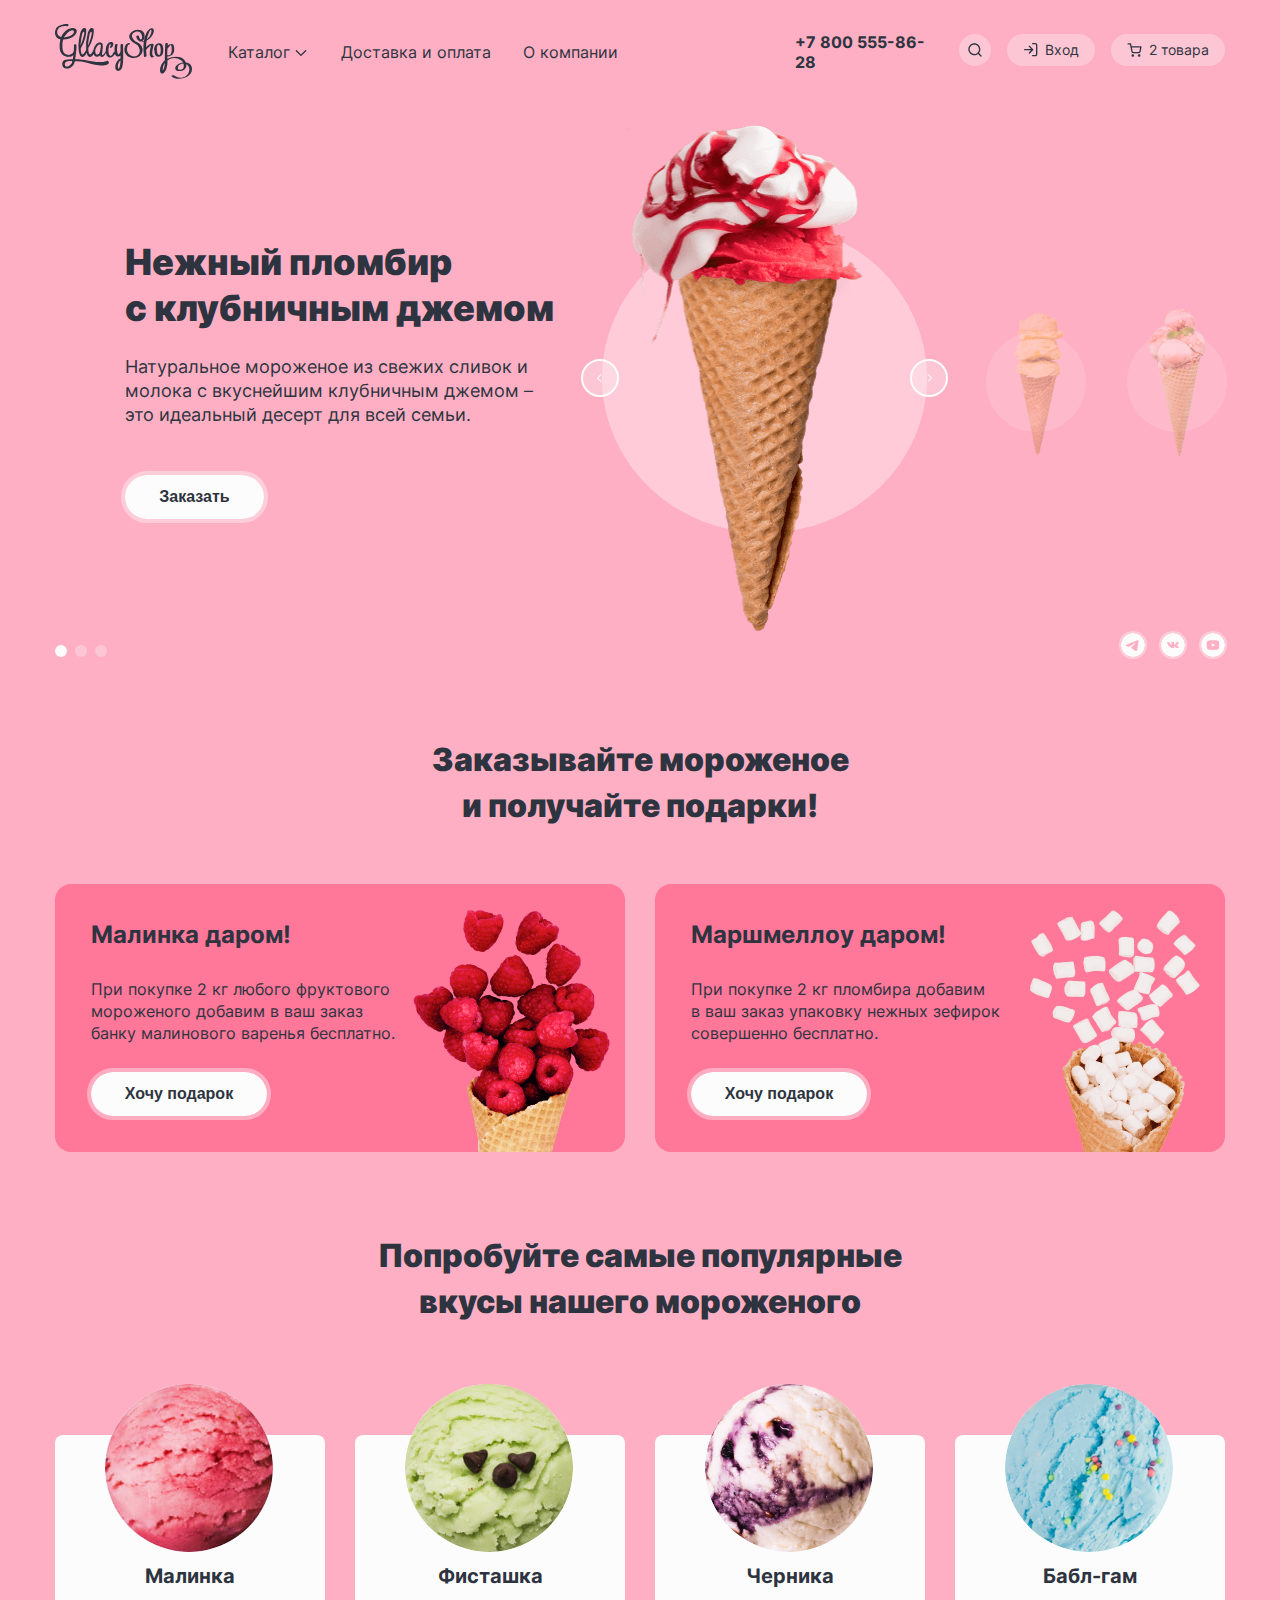
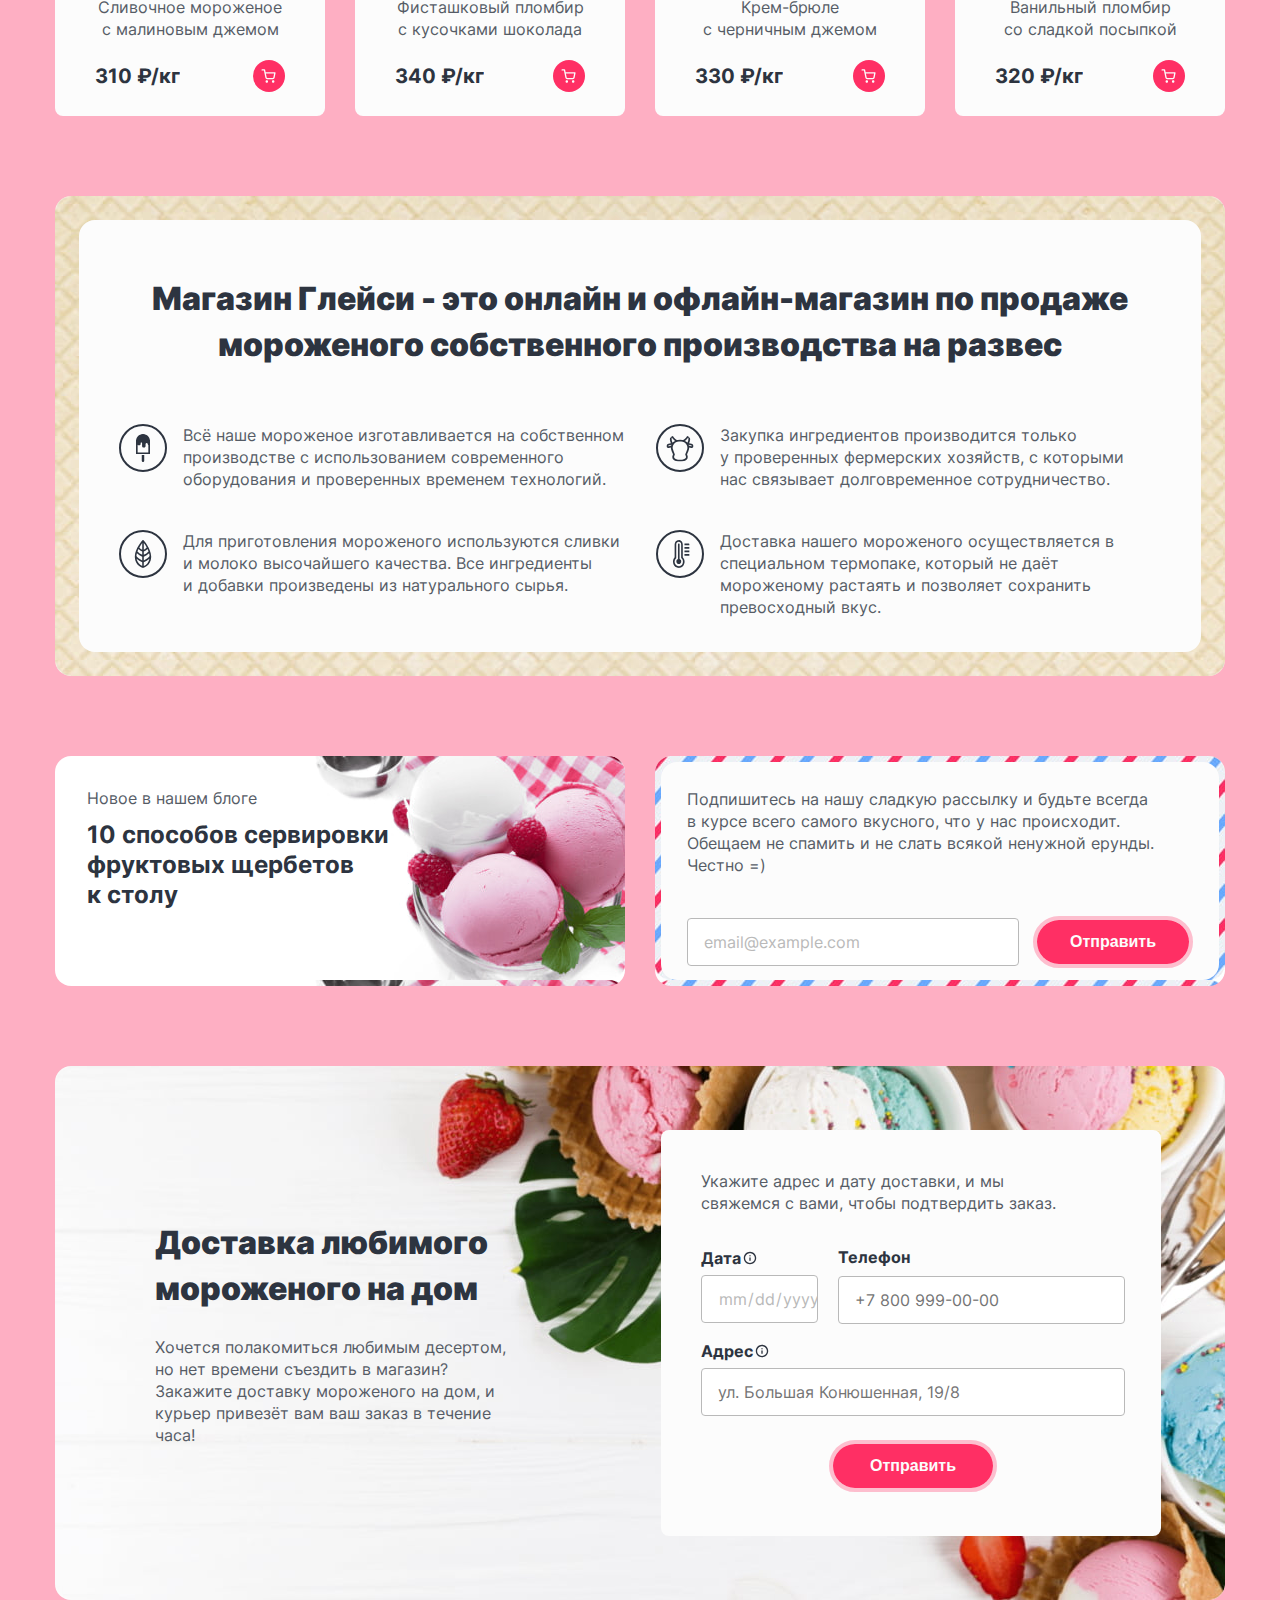
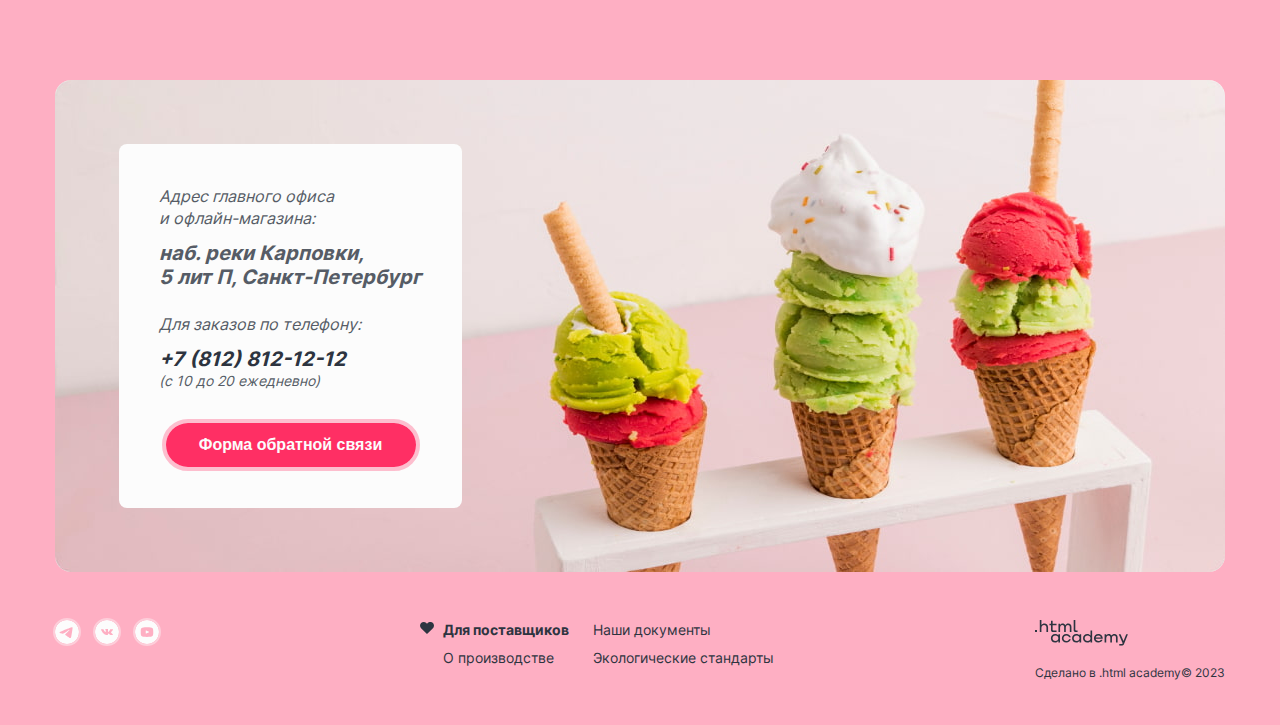
<file: index.html>
<!DOCTYPE html>
<html lang="ru">

  <head>
    <meta charset="utf-8">
    <link rel="stylesheet" href="styles/styles.css">
    <title>Магазин мороженого Глейси</title>
    <link rel="icon" href="favicon.ico">
    <link rel="icon" type="image/png" sizes="32x32" href="images/favicon.png">
  </head>

  <body>
    <div class="block-center">
      <header>
        <nav class="navigation block-left">
          <div class="block-display">
            <h1 class="visually-hidden">Глейси - магазин по продаже мороженого собственного производствас</h1>
            <a class="navigation-logo" href="index.html">
              <img class="logo" src="images/logo.svg" width="137" height="55" alt="Логотип магазина Глейси.">
            </a>
            <ul class="navigation-list">
              <li class="navigation-item dropdown">
                <a class="navigation-link navigation-item__catalog" href="catalog.html">Каталог</a>
                <div class="dropdown-content">
                  <a class="dropdown-content__first" href="#">Новинки</a>
                  <div class="dropdown-content__decoration"></div>
                  <a href="#">Сливочное</a>
                  <a href="#">Щербеты</a>
                  <a href="#">Фруктовый лед</a>
                  <a href="#">Мелорин</a>
                </div>
              </li>
              <li class="navigation-item">
                <a class="navigation-link navigation-link-condition" href="#">Доставка и оплата</a>
              </li>
              <li class="navigation-item">
                <a class="navigation-link navigation-link-condition" href="#">О компании</a>
              </li>
            </ul>
          </div>
          <div class="block-display">
            <a class="phone-header" href="tel:+78005558628">+7 800 555-86-28</a>
            <ul class="navigation-list navigation-user">
              <li class="navigation-item">
                <a class="navigation-link navigation-user__link navigation-user__search" href="#">
                  <svg class="navigation-icon" xmlns="http://www.w3.org/2000/svg" width="16" height="16"
                    aria-hidden="true" focusable="false">
                    <path fill="currentColor" fill-rule="evenodd"
                      d="M2.66329 7.33008c0-2.57733 2.08934-4.66667 4.66667-4.66667s4.66664 2.08934 4.66664 4.66667c0 1.25727-.4972 2.39842-1.3057 3.23752a.67092.67092 0 0 0-.1234.1235c-.83915.8085-1.98028 1.3056-3.23754 1.3056-2.57733 0-4.66667-2.08929-4.66667-4.66662ZM11.0751 12.018c-1.0265.8211-2.32848 1.3121-3.74514 1.3121-3.31371 0-6-2.6863-6-6.00002 0-3.31371 2.68629-6 6-6 3.31374 0 6.00004 2.68629 6.00004 6 0 1.41668-.491 2.71872-1.3121 3.74512l2.4501 2.4501c.2604.2604.2604.6825 0 .9429-.2603.2603-.6825.2603-.9428 0l-2.4501-2.4502Z"
                      clip-rule="evenodd" />
                  </svg>
                  <span class="visually-hidden">Поиск</span>
                </a>
                <div class="popover popover-search">
                  <input class="popover-input popover-search__input" type="text" placeholder="Поиск по сайту"
                    id="search">
                </div>
              </li>
              <li class="navigation-item">
                <a class="navigation-link navigation-link-login navigation-user__link" href="#">
                  <svg class="navigation-icon" xmlns="http://www.w3.org/2000/svg" width="16" height="16"
                    aria-hidden="true" focusable="false">
                    <path fill="currentColor" fill-rule="evenodd"
                      d="M9 1.66667C9 1.29848 9.29848 1 9.66667 1h2.66663a1.9997 1.9997 0 0 1 1.4142.58579A1.9999 1.9999 0 0 1 14.3333 3v9.3333c0 .5305-.2107 1.0392-.5858 1.4142-.375.3751-.8837.5858-1.4142.5858H9.66667c-.36819 0-.66667-.2984-.66667-.6666 0-.3682.29848-.6667.66667-.6667h2.66663c.1768 0 .3464-.0702.4714-.1953A.66635.66635 0 0 0 13 12.3333V3a.66637.66637 0 0 0-.1953-.4714.66662.66662 0 0 0-.4714-.19527H9.66667C9.29848 2.33333 9 2.03486 9 1.66667ZM5.86189 3.86193c.26035-.26035.68246-.26035.94281 0l3.3291 3.3291a.6892.6892 0 0 1 .0486.05313.6624.6624 0 0 1 .0804.12379c.0451.08986.0705.19132.0705.29872 0 .10862-.0259.21118-.072.30179a.6671.6671 0 0 1-.0737.11432.66753.66753 0 0 1-.0541.05978L6.8047 11.4714c-.26035.2604-.68246.2604-.94281 0-.26035-.2603-.26035-.6825 0-.9428l2.19526-2.19527H1.66667C1.29848 8.33333 1 8.03486 1 7.66667S1.29848 7 1.66667 7h6.39048L5.86189 4.80474c-.26035-.26035-.26035-.68246 0-.94281Z"
                      clip-rule="evenodd" />
                  </svg>
                  <span>Вход</span>
                </a>
                <div class="popover popover-entrance">
                  <div class="popover-content">
                    <h2 class="popover-title">Личный кабинет</h2>
                    <form class="auth-form" action="https://echo.htmlacademy.ru/" method="post">
                      <p class="field-group">
                        <label class="visually-hidden" for="auth-login">Логин</label>
                        <input class="auth-form-field field" type="text" id="auth-login" name="auth-login"
                          placeholder="email@example.com" required>
                      </p>
                      <p class="field-group">
                        <label class="visually-hidden" for="auth-password">Пароль</label>
                        <input class="auth-form-field field" type="password" id="auth-password" name="auth-password"
                          placeholder="Пароль" required>
                      </p>
                      <div class="popover-entrance__buttons-group">
                        <button class="button button-secondary auth-form-button" type="submit">Войти</button>
                        <p class="field-group auth-form-user">
                          <a class="auth-form-user__options" href="#">Забыли пароль?</a>
                          <a class="auth-form-user__options" href="#">Регистрация</a>
                        </p>
                      </div>
                    </form>
                  </div>
                </div>
              </li>
              <li class="navigation-item">
                <a class="navigation-link navigation-link-login navigation-user__link" href="#">
                  <svg class="navigation-icon" xmlns="http://www.w3.org/2000/svg" width="15" height="14"
                    aria-hidden="true" focusable="false">
                    <path fill="currentColor" fill-rule="evenodd"
                      d="M1.16667.25C.79847.25.5.54848.5.91667c0 .36819.29848.66666.66667.66666h1.77127l.46743 2.33539a.66396.66396 0 0 0 .01063.0531l.96738 4.83333.00012.00056a1.82553 1.82553 0 0 0 1.81833 1.46909h5.62067c.4259.0065.8408-.1361 1.1727-.40327a1.82587 1.82587 0 0 0 .6458-1.06638l.001-.00499.9271-4.86144a.6669.6669 0 0 0-.1412-.54985.66678.66678 0 0 0-.5137-.24171H4.61072L4.1381.78583C4.07574.47426 3.80215.25 3.4844.25H1.16667Zm4.52431 8.29444L4.87759 4.4805h8.23081l-.7756 4.06686a.4923.4923 0 0 1-.1737.28555.4923.4923 0 0 1-.3181.10871v-.00013H6.19614v-.00012l-.01277.00025a.49218.49218 0 0 1-.4922-.39622l-.00019-.00096ZM4.55739 12.5054c0-.6879.55771-1.2457 1.24568-1.2457.68798 0 1.24569.5578 1.24569 1.2457 0 .688-.55771 1.2457-1.24569 1.2457-.68797 0-1.24568-.5577-1.24568-1.2457Zm6.37331 0c0-.6879.5577-1.2457 1.2457-1.2457.688 0 1.2457.5578 1.2457 1.2457 0 .688-.5577 1.2457-1.2457 1.2457-.688 0-1.2457-.5577-1.2457-1.2457Z"
                      clip-rule="evenodd" />
                  </svg>
                  <span>2 товара</span>
                </a>
                <div class="popover popover-cart">
                  <div class="popover-content">
                    <h2 class="popover-title">Корзина</h2>
                    <ul>
                      <li class="cart-item">
                        <img class="cart-image" src="images/catalog/ice-cream-raspberry.jpg" width="46" height="46"
                          alt="Сливочное мороженое с малиновым джемом.">
                        <div class="cart-item__wrapper">
                          <p class="cart-item__title">Малинка</p>
                          <p class="cart-item__description">1 кг х 310 ₽</p>
                        </div>
                        <p class="cart-item__price">310 ₽</p>
                        <button class="cart-item-button" type="button">
                          <svg xmlns="http://www.w3.org/2000/svg" width="10" height="10" fill="none"
                            viewBox="0 0 10 10">
                            <path fill="#2D3440" fill-rule="evenodd"
                              d="M9.80303 1.13807c.26037-.26035.26037-.68246 0-.9428-.26035-.26036-.68246-.26036-.94281 0L4.99914 4.05632 1.13807.19526c-.26035-.26035-.68246-.26035-.9428 0-.26036.26035-.26036.68246 0 .94281l3.86106 3.86107L.19526 8.86022c-.26035.26035-.26035.68246 0 .94281.26035.26037.68246.26037.94281 0l3.86107-3.86108 3.86108 3.86108c.26035.26037.68246.26037.94281 0 .26037-.26035.26037-.68246 0-.94281L5.94195 4.99914l3.86108-3.86107Z"
                              clip-rule="evenodd" />
                          </svg>
                          <span class="visually-hidden">Удалить из корзины</span>
                        </button>
                      </li>
                      <li class="cart-item">
                        <img class="cart-image" src="images/catalog/ice-cream-bubblegum.jpg" width="46" height="46"
                          alt="Мороженное со вкусом жвачки.">
                        <div class="cart-item__wrapper">
                          <p class="cart-item__title">Бабл-гам</p>
                          <p class="cart-item__description">1,5 кг х 320 ₽</p>
                        </div>
                        <p class="cart-item__price">480 ₽</p>
                        <button class="cart-item-button" type="button">
                          <svg xmlns="http://www.w3.org/2000/svg" width="10" height="10" fill="none"
                            viewBox="0 0 10 10">
                            <path fill="#2D3440" fill-rule="evenodd"
                              d="M9.80303 1.13807c.26037-.26035.26037-.68246 0-.9428-.26035-.26036-.68246-.26036-.94281 0L4.99914 4.05632 1.13807.19526c-.26035-.26035-.68246-.26035-.9428 0-.26036.26035-.26036.68246 0 .94281l3.86106 3.86107L.19526 8.86022c-.26035.26035-.26035.68246 0 .94281.26035.26037.68246.26037.94281 0l3.86107-3.86108 3.86108 3.86108c.26035.26037.68246.26037.94281 0 .26037-.26035.26037-.68246 0-.94281L5.94195 4.99914l3.86108-3.86107Z"
                              clip-rule="evenodd" />
                          </svg>
                          <span class="visually-hidden">Удалить из корзины</span>
                        </button>
                      </li>
                      <li class="catalog__display popover-decorative">
                        <button class="popover-cart__button button-secondary button">Оформить заказ</button>
                        <p class="popover-cart__total">Итого: 790 ₽</p>
                      </li>
                    </ul>
                  </div>
                </div>
                <div class="popover popover-empty-cart">
                  <h3 class="popover-empty-cart__title">Ваша корзина пока пуста</h3>
                </div>
              </li>
            </ul>
          </div>
        </nav>
      </header>

      <main class="main-index">

        <section class="slider block-space">
          <div class="slider__slide-section">
            <div class="slider-section">
              <h2 class="slider-title">Нежный пломбир с&nbsp;клубничным джемом</h2>
              <p class="slider-item__description">
                Натуральное мороженое из свежих сливок и молока с вкуснейшим клубничным джемом – это идеальный десерт
                для всей семьи.</p>
              <button class="main-button button" type="button">Заказать</button>
            </div>
            <div class="slider__picture-section">
              <div class="slider-wrapper">
                <img class="slider-picture" src="images/banner-icecream-pink.png" width="327" height="507"
                  alt="Мороженое c клубничным джемом.">
                <div class="slider-controls">
                  <a class="slider-button button-forward">
                    <svg xmlns="http://www.w3.org/2000/svg" width="16" height="16" viewBox="0 0 16 16">
                      <path fill="currentColor" fill-rule="evenodd"
                        d="M7.13526 2.8647c-.25969-.2597-.68075-.2597-.94045 0-.2597.25969-.2597.68075 0 .94045l4.20129 4.20128-4.20133 4.20127c-.25969.2597-.25969.6808 0 .9405.2597.2597.68076.2597.94046 0l4.66867-4.66871c.001-.00094.0019-.00188.0029-.00283.2597-.2597.2597-.68075 0-.94045L7.13526 2.8647Z"
                        clip-rule="evenodd" />
                    </svg>
                  </a>
                  <a class="slider-button button-back">
                    <svg xmlns="http://www.w3.org/2000/svg" width="16" height="16" viewBox="0 0 16 16">
                      <path fill="currentColor" fill-rule="evenodd"
                        d="M7.13526 2.8647c-.25969-.2597-.68075-.2597-.94045 0-.2597.25969-.2597.68075 0 .94045l4.20129 4.20128-4.20133 4.20127c-.25969.2597-.25969.6808 0 .9405.2597.2597.68076.2597.94046 0l4.66867-4.66871c.001-.00094.0019-.00188.0029-.00283.2597-.2597.2597-.68075 0-.94045L7.13526 2.8647Z"
                        clip-rule="evenodd" />
                    </svg>
                  </a>
                </div>
              </div>
              <div class="slider-preview">
                <img class="slider-picture-preview slider2" src="images/slider-banana.png" width="100" height="150"
                  alt="Сливочное мороженое со вкусом банана.">
                <img class="slider-picture-preview slider3" src="images/slider-vanilla.png" width="100" height="150"
                  alt="Карамельный пломбир с маршмеллоу.">
              </div>
            </div>
          </div>
          <div class="slider__bottom-section">
            <ol class="pagination-section">
              <li class="pagination-button-current pagination-button">
                <a href="#"></a>
              </li>
              <li class="pagination-button">
                <a href="#"></a>
              </li>
              <li class="pagination-button">
                <a href="#"></a>
              </li>
            </ol>
            <ul class="social-media">
              <li class="social-link">
                <a href="https://t.me/htmlacademy">
                  <svg xmlns="http://www.w3.org/2000/svg" width="24" height="24" viewBox="0 0 24 24">
                    <path fill="#FCFCFC" fill-rule="evenodd"
                      d="M24 12c0 6.627-5.373 12-12 12S0 18.627 0 12 5.373 0 12 0s12 5.373 12 12ZM12.43 8.859c-1.167.485-3.5 1.49-6.998 3.014-.568.226-.866.447-.893.663-.046.366.412.51 1.034.705.085.027.173.054.263.084.613.199 1.437.432 1.865.441.389.008.823-.152 1.302-.48 3.268-2.207 4.955-3.322 5.061-3.346.075-.017.179-.039.249.024.07.062.063.18.056.212-.046.193-1.84 1.862-2.77 2.726-.29.269-.495.46-.537.504-.094.097-.19.19-.282.279-.57.548-.996.96.024 1.632.49.323.882.59 1.273.856.427.291.853.581 1.405.943.14.092.274.187.405.28.497.355.944.673 1.496.623.32-.03.652-.331.82-1.23.397-2.126 1.179-6.73 1.36-8.628a2.11222 2.11222 0 0 0-.02-.472.5056.5056 0 0 0-.172-.325c-.143-.117-.365-.142-.465-.14-.451.008-1.143.249-4.476 1.635Z"
                      clip-rule="evenodd" />
                  </svg>
                </a>
              </li>
              <li class="social-link">
                <a href="https://vk.com/htmlacademy">
                  <svg xmlns="http://www.w3.org/2000/svg" width="24" height="24" viewBox="0 0 24 24">
                    <path fill="#FCFCFC" fill-rule="evenodd"
                      d="M24 12c0 6.6274-5.3726 12-12 12-6.62742 0-12-5.3726-12-12C0 5.37258 5.37258 0 12 0c6.6274 0 12 5.37258 12 12Zm-11.4116 2.9749h-.7173s-1.5826.0835-2.97631-1.1882c-1.51993-1.3872-2.8623-4.13968-2.8623-4.13968s-.07738-.18048.00668-.26772c.09449-.09809.35189-.10437.35189-.10437l1.71461-.00985s.1616.0237.27727.09809c.0953.0614.14873.17619.14873.17619s.27711.61424.64414 1.16994c.71631 1.0849 1.04999 1.3222 1.29319 1.2059.3543-.1694.2481-1.5336.2481-1.5336s.0065-.49514-.1784-.71559c-.1432-.17091-.4133-.22074-.5325-.23473-.09649-.01128.0619-.20761.2671-.2957.3086-.1325.8535-.14007 1.4973-.13422.5016.00443.6459.03184.8421.07339.455.0963.4409.40488.4102 1.07065-.0091.199-.0197.4298-.0197.6964 0 .06-.002.1239-.0041.1897-.0106.341-.0228.7314.2333.8765.1313.0742.4525.0111 1.256-1.1847.3809-.5667.6665-1.23306.6665-1.23306s.0624-.11879.1593-.16976c.0992-.05197.233-.03598.233-.03598l1.8043-.00985s.5422-.05669.63.15777c.092.22516-.2027.75088-.9398 1.61198-.6954.8123-1.0357 1.1143-1.0089 1.3792.0199.1962.2411.3721.6687.72.8882.7225 1.1249 1.1019 1.1812 1.1921a.44744.44744 0 0 0 .0103.0162c.3975.5777-.4408.623-.4408.623l-1.6025.0195s-.3444.0599-.7976-.213c-.237-.1426-.4688-.3754-.6895-.5972-.3375-.3391-.6495-.6526-.9157-.5786-.4467.1242-.4326.9678-.4326.9678s.0032.1802-.0986.2761c-.1106.1045-.3273.1254-.3273.1254Z"
                      clip-rule="evenodd" />
                  </svg>
                </a>
              </li>
              <li class="social-link">
                <a href="https://www.youtube.com/user/htmlacademyru">
                  <svg xmlns="http://www.w3.org/2000/svg" width="24" height="24" viewBox="0 0 24 24">
                    <path fill="#FCFCFC"
                      d="m14.0037 11.7913-2.8074-1.31c-.245-.1138-.4463.0137-.4463.2849v2.4676c0 .2712.2013.3987.4463.285l2.8062-1.3101c.2463-.1149.2462-.3024.0012-.4174ZM12 0C5.3725 0 0 5.3725 0 12s5.3725 12 12 12 12-5.3725 12-12S18.6275 0 12 0Zm0 16.875c-6.1425 0-6.25-.5537-6.25-4.875 0-4.32125.1075-4.875 6.25-4.875s6.25.55375 6.25 4.875c0 4.3213-.1075 4.875-6.25 4.875Z" />
                  </svg>
                </a>
              </li>
            </ul>
          </div>
        </section>

        <section class="slider block-space visually-hidden">
          <div class="slider__slide-section">
            <div class="slider-section">
              <h2 class="slider-title">Сливочное мороженое co вкусом банана</h2>
              <p class="slider-item__description">
                Сливочное мороженое c ярким банановым вкусом подарит вам свежесть и наслаждение даже в самый жаркий
                летний день.</p>
              <button class="main-button button" type="button">Заказать</button>
            </div>
            <div class="slider__picture-section">
              <div class="slider-wrapper">
                <img class="slider-picture" src="images/banner-icecream-yellow.png" width="327" height="507"
                  alt="Мороженое cо вкусом банана.">
                <div class="slider-controls">
                  <a class="slider-button button-forward">
                    <svg xmlns="http://www.w3.org/2000/svg" width="16" height="16" viewBox="0 0 16 16">
                      <path fill="currentColor" fill-rule="evenodd"
                        d="M7.13526 2.8647c-.25969-.2597-.68075-.2597-.94045 0-.2597.25969-.2597.68075 0 .94045l4.20129 4.20128-4.20133 4.20127c-.25969.2597-.25969.6808 0 .9405.2597.2597.68076.2597.94046 0l4.66867-4.66871c.001-.00094.0019-.00188.0029-.00283.2597-.2597.2597-.68075 0-.94045L7.13526 2.8647Z"
                        clip-rule="evenodd" />
                    </svg>
                  </a>
                  <a class="slider-button button-back">
                    <svg xmlns="http://www.w3.org/2000/svg" width="16" height="16" viewBox="0 0 16 16">
                      <path fill="currentColor" fill-rule="evenodd"
                        d="M7.13526 2.8647c-.25969-.2597-.68075-.2597-.94045 0-.2597.25969-.2597.68075 0 .94045l4.20129 4.20128-4.20133 4.20127c-.25969.2597-.25969.6808 0 .9405.2597.2597.68076.2597.94046 0l4.66867-4.66871c.001-.00094.0019-.00188.0029-.00283.2597-.2597.2597-.68075 0-.94045L7.13526 2.8647Z"
                        clip-rule="evenodd" />
                    </svg>
                  </a>
                </div>
              </div>
              <div class="slider-preview">
                <img class="slider-picture-preview slider2" src="images/slider-vanilla.png" width="100" height="150"
                  alt="Сливочное мороженое со вкусом банана.">
                <img class="slider-picture-preview slider3" src="images/slider-strawberry.png" width="100" height="150"
                  alt="Карамельный пломбир с маршмеллоу.">
              </div>
            </div>
          </div>
          <div class="slider__bottom-section">
            <ol class="pagination-section">
              <li class="pagination-button">
                <a href="#"></a>
              </li>
              <li class="pagination-button-current pagination-button">
                <a href="#"></a>
              </li>
              <li class="pagination-button">
                <a href="#"></a>
              </li>
            </ol>
            <ul class="social-media">
              <li class="social-link">
                <a href="https://t.me/htmlacademy">
                  <svg xmlns="http://www.w3.org/2000/svg" width="24" height="24" viewBox="0 0 24 24">
                    <path fill="#FCFCFC" fill-rule="evenodd"
                      d="M24 12c0 6.627-5.373 12-12 12S0 18.627 0 12 5.373 0 12 0s12 5.373 12 12ZM12.43 8.859c-1.167.485-3.5 1.49-6.998 3.014-.568.226-.866.447-.893.663-.046.366.412.51 1.034.705.085.027.173.054.263.084.613.199 1.437.432 1.865.441.389.008.823-.152 1.302-.48 3.268-2.207 4.955-3.322 5.061-3.346.075-.017.179-.039.249.024.07.062.063.18.056.212-.046.193-1.84 1.862-2.77 2.726-.29.269-.495.46-.537.504-.094.097-.19.19-.282.279-.57.548-.996.96.024 1.632.49.323.882.59 1.273.856.427.291.853.581 1.405.943.14.092.274.187.405.28.497.355.944.673 1.496.623.32-.03.652-.331.82-1.23.397-2.126 1.179-6.73 1.36-8.628a2.11222 2.11222 0 0 0-.02-.472.5056.5056 0 0 0-.172-.325c-.143-.117-.365-.142-.465-.14-.451.008-1.143.249-4.476 1.635Z"
                      clip-rule="evenodd" />
                  </svg>
                </a>
              </li>
              <li class="social-link">
                <a href="https://vk.com/htmlacademy">
                  <svg xmlns="http://www.w3.org/2000/svg" width="24" height="24" viewBox="0 0 24 24">
                    <path fill="#FCFCFC" fill-rule="evenodd"
                      d="M24 12c0 6.6274-5.3726 12-12 12-6.62742 0-12-5.3726-12-12C0 5.37258 5.37258 0 12 0c6.6274 0 12 5.37258 12 12Zm-11.4116 2.9749h-.7173s-1.5826.0835-2.97631-1.1882c-1.51993-1.3872-2.8623-4.13968-2.8623-4.13968s-.07738-.18048.00668-.26772c.09449-.09809.35189-.10437.35189-.10437l1.71461-.00985s.1616.0237.27727.09809c.0953.0614.14873.17619.14873.17619s.27711.61424.64414 1.16994c.71631 1.0849 1.04999 1.3222 1.29319 1.2059.3543-.1694.2481-1.5336.2481-1.5336s.0065-.49514-.1784-.71559c-.1432-.17091-.4133-.22074-.5325-.23473-.09649-.01128.0619-.20761.2671-.2957.3086-.1325.8535-.14007 1.4973-.13422.5016.00443.6459.03184.8421.07339.455.0963.4409.40488.4102 1.07065-.0091.199-.0197.4298-.0197.6964 0 .06-.002.1239-.0041.1897-.0106.341-.0228.7314.2333.8765.1313.0742.4525.0111 1.256-1.1847.3809-.5667.6665-1.23306.6665-1.23306s.0624-.11879.1593-.16976c.0992-.05197.233-.03598.233-.03598l1.8043-.00985s.5422-.05669.63.15777c.092.22516-.2027.75088-.9398 1.61198-.6954.8123-1.0357 1.1143-1.0089 1.3792.0199.1962.2411.3721.6687.72.8882.7225 1.1249 1.1019 1.1812 1.1921a.44744.44744 0 0 0 .0103.0162c.3975.5777-.4408.623-.4408.623l-1.6025.0195s-.3444.0599-.7976-.213c-.237-.1426-.4688-.3754-.6895-.5972-.3375-.3391-.6495-.6526-.9157-.5786-.4467.1242-.4326.9678-.4326.9678s.0032.1802-.0986.2761c-.1106.1045-.3273.1254-.3273.1254Z"
                      clip-rule="evenodd" />
                  </svg>
                </a>
              </li>
              <li class="social-link">
                <a href="https://www.youtube.com/user/htmlacademyru">
                  <svg xmlns="http://www.w3.org/2000/svg" width="24" height="24" viewBox="0 0 24 24">
                    <path fill="#FCFCFC"
                      d="m14.0037 11.7913-2.8074-1.31c-.245-.1138-.4463.0137-.4463.2849v2.4676c0 .2712.2013.3987.4463.285l2.8062-1.3101c.2463-.1149.2462-.3024.0012-.4174ZM12 0C5.3725 0 0 5.3725 0 12s5.3725 12 12 12 12-5.3725 12-12S18.6275 0 12 0Zm0 16.875c-6.1425 0-6.25-.5537-6.25-4.875 0-4.32125.1075-4.875 6.25-4.875s6.25.55375 6.25 4.875c0 4.3213-.1075 4.875-6.25 4.875Z" />
                  </svg>
                </a>
              </li>
            </ul>
          </div>
        </section>

        <section class="slider block-space visually-hidden">
          <div class="slider__slide-section">
            <div class="slider-section">
              <h2 class="slider-title">Карамельный пломбир c маршмеллоу</h2>
              <p class="slider-item__description">
                Необычный сладкий десерт c карамельным топпингом и кусочками зефира завоюет сердца сладкоежек всех
                возрастов.</p>
              <button class="main-button button" type="button">Заказать</button>
            </div>
            <div class="slider__picture-section">
              <div class="slider-wrapper">
                <img class="slider-picture" src="images/banner-icecream-leaf.png" width="327" height="507"
                  alt="Мороженое c карамельным пломбиром и маршмеллоу.">
                <div class="slider-controls">
                  <a class="slider-button button-forward">
                    <svg xmlns="http://www.w3.org/2000/svg" width="16" height="16" viewBox="0 0 16 16">
                      <path fill="currentColor" fill-rule="evenodd"
                        d="M7.13526 2.8647c-.25969-.2597-.68075-.2597-.94045 0-.2597.25969-.2597.68075 0 .94045l4.20129 4.20128-4.20133 4.20127c-.25969.2597-.25969.6808 0 .9405.2597.2597.68076.2597.94046 0l4.66867-4.66871c.001-.00094.0019-.00188.0029-.00283.2597-.2597.2597-.68075 0-.94045L7.13526 2.8647Z"
                        clip-rule="evenodd" />
                    </svg>
                  </a>
                  <a class="slider-button button-back">
                    <svg xmlns="http://www.w3.org/2000/svg" width="16" height="16" viewBox="0 0 16 16">
                      <path fill="currentColor" fill-rule="evenodd"
                        d="M7.13526 2.8647c-.25969-.2597-.68075-.2597-.94045 0-.2597.25969-.2597.68075 0 .94045l4.20129 4.20128-4.20133 4.20127c-.25969.2597-.25969.6808 0 .9405.2597.2597.68076.2597.94046 0l4.66867-4.66871c.001-.00094.0019-.00188.0029-.00283.2597-.2597.2597-.68075 0-.94045L7.13526 2.8647Z"
                        clip-rule="evenodd" />
                    </svg>
                  </a>
                </div>
              </div>
              <div class="slider-preview">
                <img class="slider-picture-preview slider2" src="images/slider-strawberry.png" width="100" height="150"
                  alt="Сливочное мороженое со вкусом банана.">
                <img class="slider-picture-preview slider3" src="images/slider-banana.png" width="100" height="150"
                  alt="Карамельный пломбир с маршмеллоу.">
              </div>
            </div>
          </div>
          <div class="slider__bottom-section">
            <ol class="pagination-section">
              <li class="pagination-button">
                <a href="#"></a>
              </li>
              <li class="pagination-button">
                <a href="#"></a>
              </li>
              <li class="pagination-button-current pagination-button">
                <a href="#"></a>
              </li>
            </ol>
            <ul class="social-media">
              <li class="social-link">
                <a href="https://t.me/htmlacademy">
                  <svg xmlns="http://www.w3.org/2000/svg" width="24" height="24" viewBox="0 0 24 24">
                    <path fill="#FCFCFC" fill-rule="evenodd"
                      d="M24 12c0 6.627-5.373 12-12 12S0 18.627 0 12 5.373 0 12 0s12 5.373 12 12ZM12.43 8.859c-1.167.485-3.5 1.49-6.998 3.014-.568.226-.866.447-.893.663-.046.366.412.51 1.034.705.085.027.173.054.263.084.613.199 1.437.432 1.865.441.389.008.823-.152 1.302-.48 3.268-2.207 4.955-3.322 5.061-3.346.075-.017.179-.039.249.024.07.062.063.18.056.212-.046.193-1.84 1.862-2.77 2.726-.29.269-.495.46-.537.504-.094.097-.19.19-.282.279-.57.548-.996.96.024 1.632.49.323.882.59 1.273.856.427.291.853.581 1.405.943.14.092.274.187.405.28.497.355.944.673 1.496.623.32-.03.652-.331.82-1.23.397-2.126 1.179-6.73 1.36-8.628a2.11222 2.11222 0 0 0-.02-.472.5056.5056 0 0 0-.172-.325c-.143-.117-.365-.142-.465-.14-.451.008-1.143.249-4.476 1.635Z"
                      clip-rule="evenodd" />
                  </svg>
                </a>
              </li>
              <li class="social-link">
                <a href="https://vk.com/htmlacademy">
                  <svg xmlns="http://www.w3.org/2000/svg" width="24" height="24" viewBox="0 0 24 24">
                    <path fill="#FCFCFC" fill-rule="evenodd"
                      d="M24 12c0 6.6274-5.3726 12-12 12-6.62742 0-12-5.3726-12-12C0 5.37258 5.37258 0 12 0c6.6274 0 12 5.37258 12 12Zm-11.4116 2.9749h-.7173s-1.5826.0835-2.97631-1.1882c-1.51993-1.3872-2.8623-4.13968-2.8623-4.13968s-.07738-.18048.00668-.26772c.09449-.09809.35189-.10437.35189-.10437l1.71461-.00985s.1616.0237.27727.09809c.0953.0614.14873.17619.14873.17619s.27711.61424.64414 1.16994c.71631 1.0849 1.04999 1.3222 1.29319 1.2059.3543-.1694.2481-1.5336.2481-1.5336s.0065-.49514-.1784-.71559c-.1432-.17091-.4133-.22074-.5325-.23473-.09649-.01128.0619-.20761.2671-.2957.3086-.1325.8535-.14007 1.4973-.13422.5016.00443.6459.03184.8421.07339.455.0963.4409.40488.4102 1.07065-.0091.199-.0197.4298-.0197.6964 0 .06-.002.1239-.0041.1897-.0106.341-.0228.7314.2333.8765.1313.0742.4525.0111 1.256-1.1847.3809-.5667.6665-1.23306.6665-1.23306s.0624-.11879.1593-.16976c.0992-.05197.233-.03598.233-.03598l1.8043-.00985s.5422-.05669.63.15777c.092.22516-.2027.75088-.9398 1.61198-.6954.8123-1.0357 1.1143-1.0089 1.3792.0199.1962.2411.3721.6687.72.8882.7225 1.1249 1.1019 1.1812 1.1921a.44744.44744 0 0 0 .0103.0162c.3975.5777-.4408.623-.4408.623l-1.6025.0195s-.3444.0599-.7976-.213c-.237-.1426-.4688-.3754-.6895-.5972-.3375-.3391-.6495-.6526-.9157-.5786-.4467.1242-.4326.9678-.4326.9678s.0032.1802-.0986.2761c-.1106.1045-.3273.1254-.3273.1254Z"
                      clip-rule="evenodd" />
                  </svg>
                </a>
              </li>
              <li class="social-link">
                <a href="https://www.youtube.com/user/htmlacademyru">
                  <svg xmlns="http://www.w3.org/2000/svg" width="24" height="24" viewBox="0 0 24 24">
                    <path fill="#FCFCFC"
                      d="m14.0037 11.7913-2.8074-1.31c-.245-.1138-.4463.0137-.4463.2849v2.4676c0 .2712.2013.3987.4463.285l2.8062-1.3101c.2463-.1149.2462-.3024.0012-.4174ZM12 0C5.3725 0 0 5.3725 0 12s5.3725 12 12 12 12-5.3725 12-12S18.6275 0 12 0Zm0 16.875c-6.1425 0-6.25-.5537-6.25-4.875 0-4.32125.1075-4.875 6.25-4.875s6.25.55375 6.25 4.875c0 4.3213-.1075 4.875-6.25 4.875Z" />
                  </svg>
                </a>
              </li>
            </ul>
          </div>
        </section>

        <section class="offer">
          <h2 class="offer-title">Заказывайте мороженое и получайте подарки!</h2>
          <div class="offer-block">
            <div class="offer__single-block">
              <article class="offer__item">
                <h3>Малинка даром!</h3>
                <p>При покупке 2 кг любого фруктового мороженого добавим в
                  ваш заказ банку
                  малинового варенья
                  бесплатно.</p>
                <button class="main-button button offer__button" type="button">Хочу подарок</button>
              </article>
              <img class="offer-image" src="images/raspberry-in-the-cone.png" width="219" height="268"
                alt="Малина в рожке.">
            </div>
            <div class="offer__single-block">
              <article class="offer__item">
                <h3>Маршмеллоу даром!</h3>
                <p>При покупке 2 кг пломбира добавим в&nbsp;ваш заказ упаковку нежных зефирок
                  совершенно бесплатно.
                </p>
                <button class="main-button button offer__button" type="button">Хочу подарок</button>
              </article>
              <img class="offer-image" src="images/marsmellow-in-the-cone.png" width="219" height="268"
                alt="Зефирки в рожке.">
            </div>
          </div>
        </section>

        <section class="popular block-space">
          <h2 class="popular-title">Попробуйте самые популярные вкусы нашего мороженого</h2>
          <ul class="popular-block">
            <li class="cards">
              <div class="card-background">
                <img class="product-card__image" src="images/catalog/ice-cream-raspberry.jpg" width="168" height="168"
                  alt="Сливочное мороженое с малиновым джемом.">
                <div class="product-card">
                  <h3 class="product-card__description">Малинка</h3>
                  <p class="product-card__specification">Сливочное мороженое с малиновым джемом</p>
                  <div class="product-card__price">
                    <p class="product-card__description">310 ₽/кг</p>
                    <button class="add-to-cart" type="submit"></button>
                  </div>
                </div>
              </div>
            </li>
            <li class="cards">
              <div class="card-background">
                <img class="product-card__image" src="images/catalog/ice-cream-pistachio.jpg" width="168" height="168"
                  alt="Фисташковый пломбир с кусочками шоколада.">
                <div class="product-card">
                  <h3 class="product-card__description">Фисташка</h3>
                  <p class="product-card__specification">Фисташковый пломбир с кусочками шоколада</p>
                  <div class="product-card__price">
                    <p class="product-card__description">340 ₽/кг</p>
                    <button class="add-to-cart" type="submit"></button>
                  </div>
                </div>
              </div>
            </li>
            <li class="cards">
              <div class="card-background">
                <img class="product-card__image" src="images/catalog/ice-cream-blueberry.jpg" width="168" height="168"
                  alt="Крем-брюле мороженое с черничным джемом.">
                <div class="product-card">
                  <h3 class="product-card__description">Черника</h3>
                  <p class="product-card__specification">Крем-брюле с&nbsp;черничным джемом</p>
                  <div class="product-card__price">
                    <p class="product-card__description">330 ₽/кг</p>
                    <button class="add-to-cart" type="submit"></button>
                  </div>
                </div>
              </div>
            </li>
            <li class="cards">
              <div class="card-background">
                <img class="product-card__image" src="images/catalog/ice-cream-bubblegum.jpg" width="168" height="168"
                  alt="Ванильный пломбир со сладкой посыпкой.">
                <div class="product-card">
                  <h3 class="product-card__description">Бабл-гам</h3>
                  <p class="product-card__specification">Ванильный пломбир со&nbsp;сладкой посыпкой</p>
                  <div class="product-card__price">
                    <p class="product-card__description">320 ₽/кг</p>
                    <button class="add-to-cart" type="submit"></button>
                  </div>
                </div>
              </div>
            </li>
          </ul>
        </section>

        <section class="advantages block-space">
          <div class="advantages__background">
            <h2 class="advantages__title">Магазин Глейси - это онлайн и офлайн-магазин по продаже мороженого
              собственного производства на развес</h2>
            <ul class="advantages-list">
              <li class="advantages-item">
                <img class="advantages-picture" src="images/item-icecream.svg" width="32" height="32"
                  alt="Минималистическое лого с мороженым.">
                <p class="advantages-description">
                  Всё наше мороженое изготавливается на собственном производстве с использованием современного
                  оборудования и проверенных временем технологий.
                </p>
              </li>
              <li class="advantages-item">
                <img class="advantages-picture" src="images/item-cow.svg" width="32" height="32"
                  alt="Минималистическое лого с коровой.">
                <p class="advantages-description">
                  Закупка ингредиентов производится только у&nbsp;проверенных фермерских хозяйств, с которыми
                  нас&nbsp;связывает долговременное сотрудничество.
                </p>
              </li>
              <li class="advantages-item">
                <img class="advantages-picture" src="images/item-leaf.svg" width="32" height="32"
                  alt="Минималистическое лого с листом.">
                <p class="advantages-description">
                  Для приготовления мороженого используются сливки и молоко высочайшего качества. Все ингредиенты
                  и&nbsp;добавки произведены из натурального сырья.
                </p>
              </li>
              <li class="advantages-item">
                <img class="advantages-picture" src="images/item-thermometer.svg" width="32" height="32"
                  alt="Минималистическое лого с градусником.">
                <p class="advantages-description">
                  Доставка нашего мороженого осуществляется в специальном термопаке, который не даёт мороженому
                  растаять и позволяет сохранить превосходный вкус.
                </p>
              </li>
            </ul>
          </div>
        </section>

        <section class="blog block-space">
          <div class="blog-container our-blog-block">
            <h2 class="visually-hidden">Наш блог</h2>
            <article class="new-in-blog">
              <h4 class="our-blog__title">Новое в нашем блоге</h4>
              <a class="our-blog__description" href=" #">10 способов сервировки фруктовых щербетов к&nbsp;столу</a>
            </article>
          </div>
          <div class="blog-container subscription-block">
            <div class="subscription-block__background">
              <p class="subscription-title">
                Подпишитесь на нашу сладкую рассылку и будьте всегда в&nbsp;курсе всего самого вкусного, что у нас
                происходит. Обещаем не спамить и не слать всякой ненужной ерунды. Честно =)
              </p>
              <form class="subscription-form" action="https://echo.htmlacademy.ru/" method="get">
                <input class="subscription-input field" placeholder="email@example.com" name="email-subscribed"
                  type="email">
                <button class="button-secondary button subscription-button" type="submit" name="email-subscription">
                  Отправить
                </button>
              </form>
            </div>
          </div>
        </section>

        <section class="delivery block-space">
          <div class="delivery-block">
            <h2 class="delivery-title">Доставка любимого мороженого на дом</h2>
            <p class="delivery-description">
              Хочется полакомиться любимым десертом, но нет времени съездить в магазин? Закажите доставку
              мороженого на дом, и курьер привезёт вам ваш заказ в течение часа!
            </p>
          </div>
          <form class="delivery-form" action="https://echo.htmlacademy.ru/" method="post">
            <p class="delivery-form__title">Укажите адрес и дату доставки, и мы свяжемся с вами, чтобы подтвердить
              заказ.
            </p>
            <div class="delivery-form-grid">
              <div class="delivery-form__date delivery__field-group">
                <span class="form-label delivery-form__label">
                  <label for="delivery-date">Дата</label>
                  <span class="tooltip">
                    <button class="tooltip-toogle" type="button" aria-labelledby="tooltip-label-date">
                      <svg class="tooltip-icon" xmlns="http://www.w3.org/2000/svg" width="14" height="14" fill="none"
                        viewBox="0 0 14 14">
                        <g clip-path="url(#a)">
                          <path fill="#2D3440" fill-rule="evenodd"
                            d="M7.00026 2.12508c-2.69252 0-4.87524 2.18272-4.87524 4.87524 0 2.69252 2.18272 4.87528 4.87524 4.87528 2.69252 0 4.87524-2.18276 4.87524-4.87528S9.69278 2.12508 7.00026 2.12508ZM.79169 7.00032c0-3.4289 2.77967-6.20857 6.20857-6.20857 3.42894 0 6.20854 2.77967 6.20854 6.20857 0 3.42888-2.7796 6.20858-6.20854 6.20858-3.4289 0-6.20857-2.7797-6.20857-6.20858Zm6.20838-.66692c.36819 0 .66667.29848.66667.66667v2.21676c0 .36819-.29848.66667-.66667.66667-.36819 0-.66666-.29848-.66666-.66667V7.00007c0-.36819.29847-.66667.66666-.66667Zm0-2.21675c-.36819 0-.66666.29848-.66666.66667 0 .36818.29847.66666.66666.66666h.00583c.36819 0 .66667-.29848.66667-.66666 0-.36819-.29848-.66667-.66667-.66667h-.00583Z"
                            clip-rule="evenodd" />
                        </g>
                        <defs>
                          <clipPath id="a">
                            <path fill="#fff" d="M0 0h14v14H0z" />
                          </clipPath>
                        </defs>
                      </svg>
                    </button>
                    <span class="tooltip-text" role="tooltip" id="tooltip-label-date">Укажите желаемую дату и время и
                      мы свяжемся с вами для подтверждения
                      брони</span>
                  </span>
                </span>
                <input class="field" type="date" id="delivery-date" name="delivery-date">
              </div>
              <div class="delivery-form__phone delivery__field-group">
                <label class="delivery-form__label" for="delivery-phone">Телефон</label>
                <input class="field" type="number" id="delivery-phone" name="delivery-phone"
                  placeholder="+7 800 999-00-00">
              </div>
              <div class="delivery-form__address delivery__field-group">
                <span class="form-label delivery-form__label">
                  <label for="delivery-address">Адрес</label>
                  <span class="tooltip">
                    <button class="tooltip-toogle" type="button" aria-labelledby="tooltip-label-address">
                      <svg class="tooltip-icon" xmlns="http://www.w3.org/2000/svg" width="14" height="14" fill="none"
                        viewBox="0 0 14 14">
                        <g clip-path="url(#a)">
                          <path fill="#2D3440" fill-rule="evenodd"
                            d="M7.00026 2.12508c-2.69252 0-4.87524 2.18272-4.87524 4.87524 0 2.69252 2.18272 4.87528 4.87524 4.87528 2.69252 0 4.87524-2.18276 4.87524-4.87528S9.69278 2.12508 7.00026 2.12508ZM.79169 7.00032c0-3.4289 2.77967-6.20857 6.20857-6.20857 3.42894 0 6.20854 2.77967 6.20854 6.20857 0 3.42888-2.7796 6.20858-6.20854 6.20858-3.4289 0-6.20857-2.7797-6.20857-6.20858Zm6.20838-.66692c.36819 0 .66667.29848.66667.66667v2.21676c0 .36819-.29848.66667-.66667.66667-.36819 0-.66666-.29848-.66666-.66667V7.00007c0-.36819.29847-.66667.66666-.66667Zm0-2.21675c-.36819 0-.66666.29848-.66666.66667 0 .36818.29847.66666.66666.66666h.00583c.36819 0 .66667-.29848.66667-.66666 0-.36819-.29848-.66667-.66667-.66667h-.00583Z"
                            clip-rule="evenodd" />
                        </g>
                        <defs>
                          <clipPath id="b">
                            <path fill="#fff" d="M0 0h14v14H0z" />
                          </clipPath>
                        </defs>
                      </svg>
                    </button>
                    <span class="tooltip-text" role="tooltip" id="tooltip-label-address">Укажите ваш адрес</span>
                  </span>
                </span>
                <input class="field" type="text" id="delivery-address" name="delivery-address"
                  placeholder="ул. Большая Конюшенная, 19/8">
              </div>
              <button class="button-secondary button delivery-form__button" type="submit">Отправить</button>
            </div>
          </form>
        </section>

        <section class="contacts">
          <div class="contacts-info">
            <h2 class="visually-hidden">Контакты</h2>
            <address class="contacts-address">
              <p class="contacts-address__title">Адрес главного офиса и&nbsp;офлайн-магазина:</p>
              <p class="contacts-address-details contacts-address-padding">наб. реки Карповки,<br> 5 лит П,
                Санкт-Петербург</p>
              <p class="contacts-address__title">Для заказов по телефону:</p>
              <a class="contacts-phone" href="tel:+78005558628">+7 (812) 812-12-12</a>
              <p class="contacts-schedule-details">(с 10 до 20 ежедневно)</p>
            </address>
            <button class="button-secondary button wide-button" type="button">Форма обратной связи</button>
            <div class="modal-container-close">
              <div class="modal modal-auth">
                <button class="modal-close-button">
                  <span class="visually-hidden">Закрыть</span>
                </button>
                <div class="popover-feedback ">
                  <h2 class="popover-title">Мы обязательно ответим вам!</h2>
                  <form class="feedback-form" action="https://echo.htmlacademy.ru/" method="post">
                    <input class="popover-input" type="text" id="first-last-name" placeholder="Имя и фамилия">
                    <input class="popover-input" type="email" id="auth-email" placeholder="email@example.com">
                    <input class="popover-input field-feedback-input-text" type="text" id="auth-question"
                      placeholder="В свободной форме">
                    <button class="button button-secondary feedback-button" type="submit">Отправить</button>
                  </form>
                </div>
              </div>
            </div>
          </div>
        </section>
      </main>

      <footer class="footer">
        <ul class="social-media">
          <li class="social-link">
            <a href="https://t.me/htmlacademy">
              <svg xmlns="http://www.w3.org/2000/svg" width="24" height="24" viewBox="0 0 24 24">
                <path fill="#FCFCFC" fill-rule="evenodd"
                  d="M24 12c0 6.627-5.373 12-12 12S0 18.627 0 12 5.373 0 12 0s12 5.373 12 12ZM12.43 8.859c-1.167.485-3.5 1.49-6.998 3.014-.568.226-.866.447-.893.663-.046.366.412.51 1.034.705.085.027.173.054.263.084.613.199 1.437.432 1.865.441.389.008.823-.152 1.302-.48 3.268-2.207 4.955-3.322 5.061-3.346.075-.017.179-.039.249.024.07.062.063.18.056.212-.046.193-1.84 1.862-2.77 2.726-.29.269-.495.46-.537.504-.094.097-.19.19-.282.279-.57.548-.996.96.024 1.632.49.323.882.59 1.273.856.427.291.853.581 1.405.943.14.092.274.187.405.28.497.355.944.673 1.496.623.32-.03.652-.331.82-1.23.397-2.126 1.179-6.73 1.36-8.628a2.11222 2.11222 0 0 0-.02-.472.5056.5056 0 0 0-.172-.325c-.143-.117-.365-.142-.465-.14-.451.008-1.143.249-4.476 1.635Z"
                  clip-rule="evenodd" />
              </svg>
            </a>
          </li>
          <li class="social-link">
            <a href="https://vk.com/htmlacademy">
              <svg xmlns="http://www.w3.org/2000/svg" width="24" height="24" viewBox="0 0 24 24">
                <path fill="#FCFCFC" fill-rule="evenodd"
                  d="M24 12c0 6.6274-5.3726 12-12 12-6.62742 0-12-5.3726-12-12C0 5.37258 5.37258 0 12 0c6.6274 0 12 5.37258 12 12Zm-11.4116 2.9749h-.7173s-1.5826.0835-2.97631-1.1882c-1.51993-1.3872-2.8623-4.13968-2.8623-4.13968s-.07738-.18048.00668-.26772c.09449-.09809.35189-.10437.35189-.10437l1.71461-.00985s.1616.0237.27727.09809c.0953.0614.14873.17619.14873.17619s.27711.61424.64414 1.16994c.71631 1.0849 1.04999 1.3222 1.29319 1.2059.3543-.1694.2481-1.5336.2481-1.5336s.0065-.49514-.1784-.71559c-.1432-.17091-.4133-.22074-.5325-.23473-.09649-.01128.0619-.20761.2671-.2957.3086-.1325.8535-.14007 1.4973-.13422.5016.00443.6459.03184.8421.07339.455.0963.4409.40488.4102 1.07065-.0091.199-.0197.4298-.0197.6964 0 .06-.002.1239-.0041.1897-.0106.341-.0228.7314.2333.8765.1313.0742.4525.0111 1.256-1.1847.3809-.5667.6665-1.23306.6665-1.23306s.0624-.11879.1593-.16976c.0992-.05197.233-.03598.233-.03598l1.8043-.00985s.5422-.05669.63.15777c.092.22516-.2027.75088-.9398 1.61198-.6954.8123-1.0357 1.1143-1.0089 1.3792.0199.1962.2411.3721.6687.72.8882.7225 1.1249 1.1019 1.1812 1.1921a.44744.44744 0 0 0 .0103.0162c.3975.5777-.4408.623-.4408.623l-1.6025.0195s-.3444.0599-.7976-.213c-.237-.1426-.4688-.3754-.6895-.5972-.3375-.3391-.6495-.6526-.9157-.5786-.4467.1242-.4326.9678-.4326.9678s.0032.1802-.0986.2761c-.1106.1045-.3273.1254-.3273.1254Z"
                  clip-rule="evenodd" />
              </svg>
            </a>
          </li>
          <li class="social-link">
            <a href="https://www.youtube.com/user/htmlacademyru">
              <svg xmlns="http://www.w3.org/2000/svg" width="24" height="24" viewBox="0 0 24 24">
                <path fill="#FCFCFC"
                  d="m14.0037 11.7913-2.8074-1.31c-.245-.1138-.4463.0137-.4463.2849v2.4676c0 .2712.2013.3987.4463.285l2.8062-1.3101c.2463-.1149.2462-.3024.0012-.4174ZM12 0C5.3725 0 0 5.3725 0 12s5.3725 12 12 12 12-5.3725 12-12S18.6275 0 12 0Zm0 16.875c-6.1425 0-6.25-.5537-6.25-4.875 0-4.32125.1075-4.875 6.25-4.875s6.25.55375 6.25 4.875c0 4.3213-.1075 4.875-6.25 4.875Z" />
              </svg>
            </a>
          </li>
        </ul>
        <div class="footer__items">
          <a class="footer-about-link footer-suppliers" href="#">Для поставщиков</a>
          <a class="footer-about-link" href="#">Наши документы</a>
          <a class="footer-about-link" href="#">О производстве</a>
          <a class="footer-about-link" href="#">Экологические стандарты</a>
        </div>
        <div>
          <a href="https://htmlacademy.ru/">
            <img class="footer-logo" src="images/logo-htmlacademy.svg" width="93" height="26" alt="Лого html academy.">
          </a>
          <p class="html-logo-details">Сделано в <a class="html-logo-details" href="https://htmlacademy.ru/">
              .html academy</a>© 2023
          </p>
        </div>
      </footer>
    </div>
  </body>

</html>
</file>
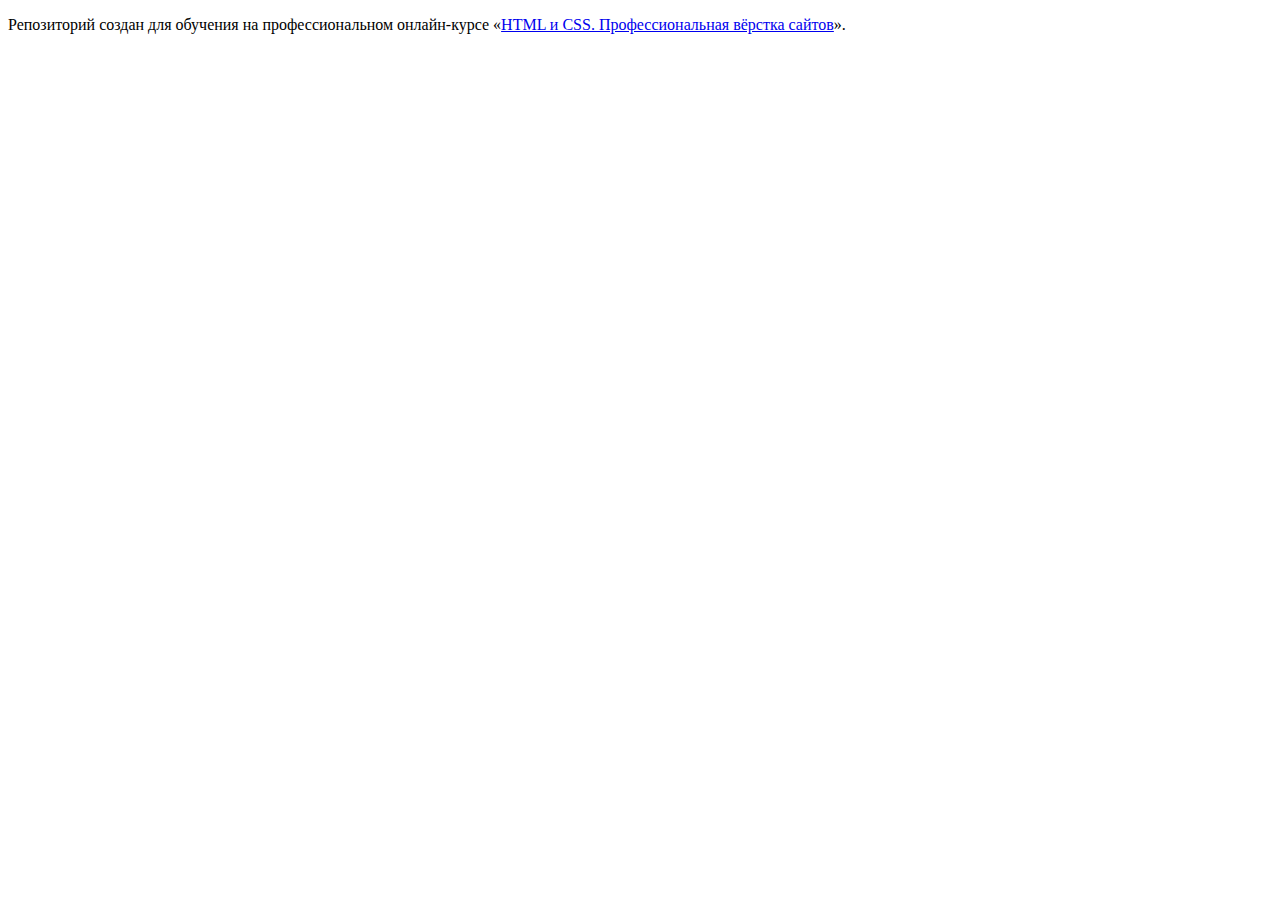
<file: 1/index.html>
<!DOCTYPE html>
<html lang="ru">
  <head>
    <meta charset="utf-8">
    <title>HTML Academy: Глейси</title>
    <base href="https://htmlacademy-htmlcss.github.io/1359263-gllacy-36/1/">
</head>
  <body>

    <p>Репозиторий создан для обучения на профессиональном онлайн‑курсе «<a href="https://htmlacademy.ru/intensive/htmlcss">HTML и CSS. Профессиональная вёрстка сайтов</a>».</p>

  </body>
</html>
</file>
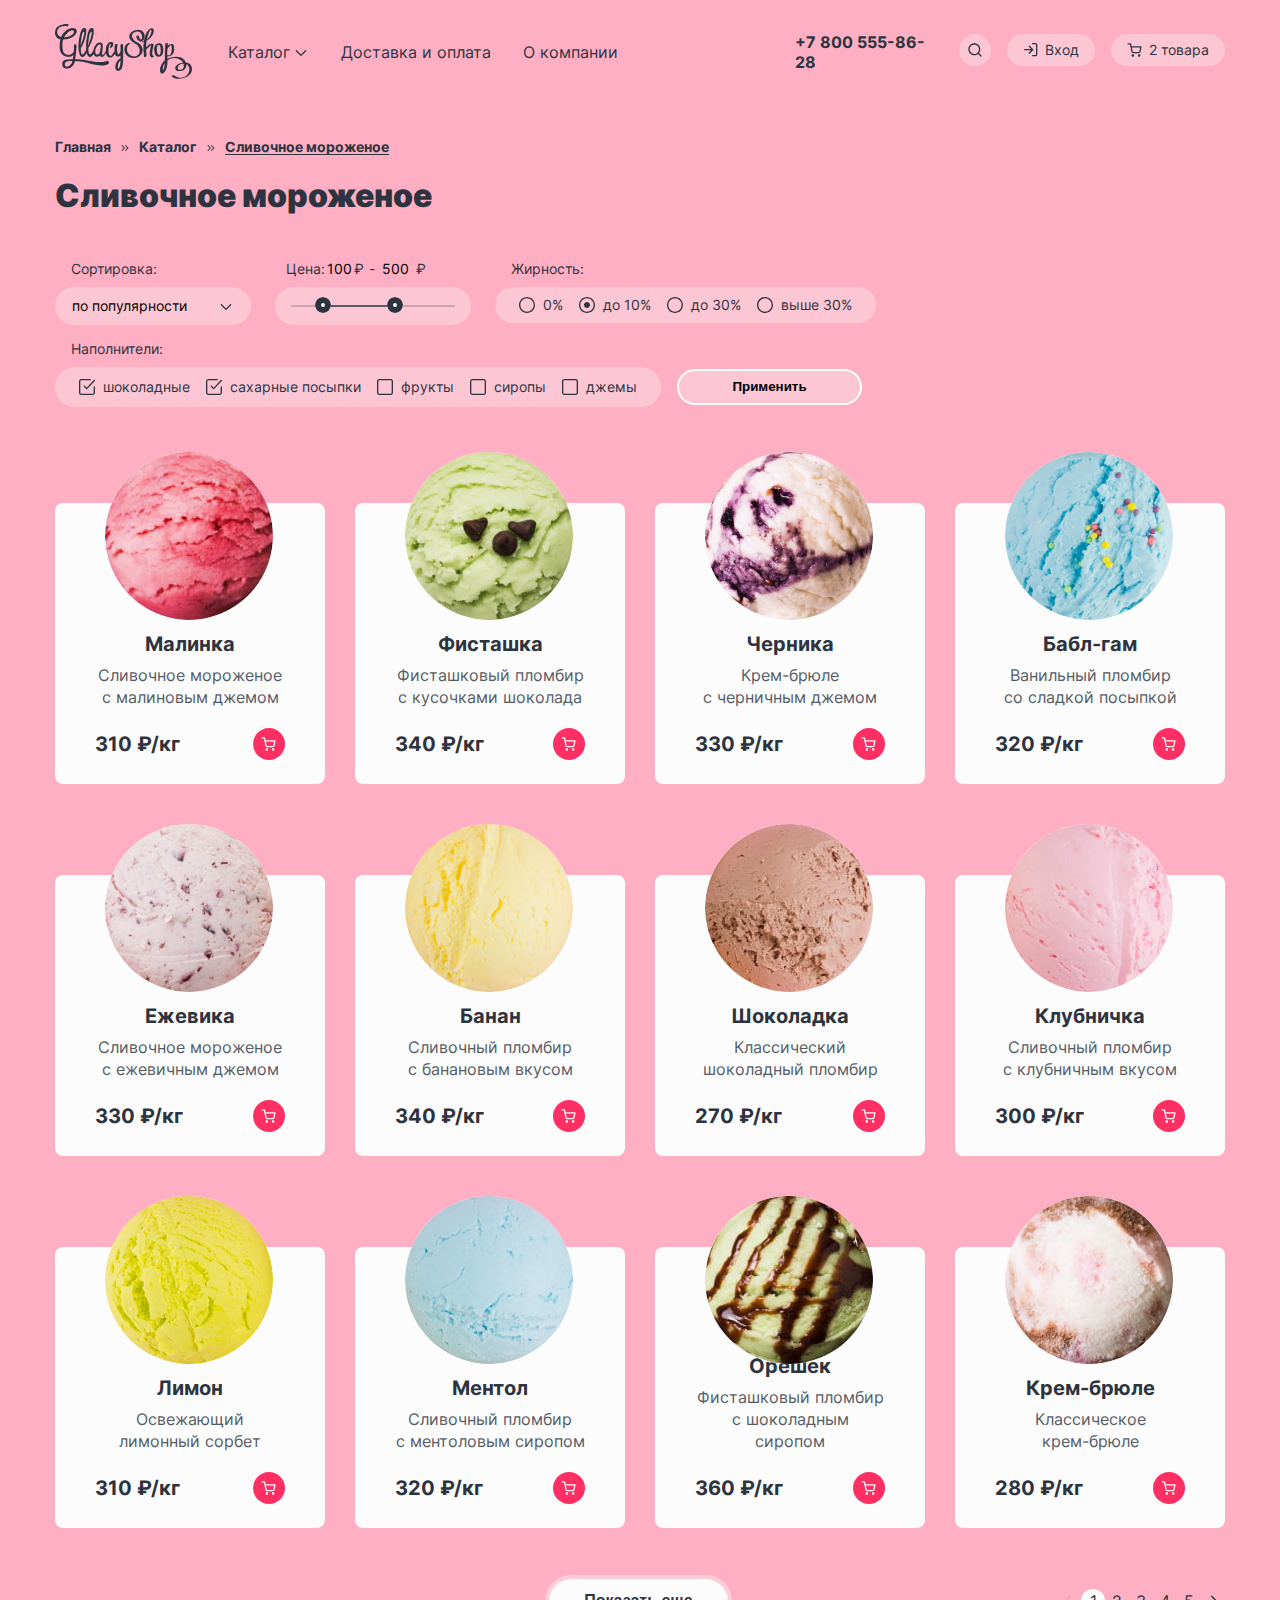
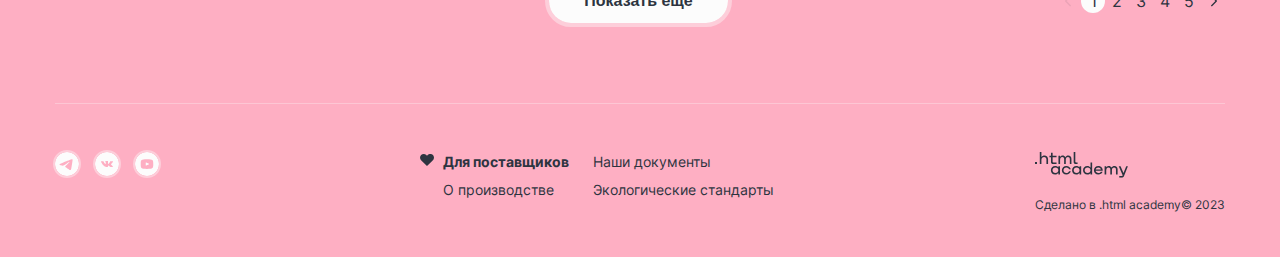
<file: catalog.html>
<!DOCTYPE html>
<html lang="ru">

  <head>
    <meta charset="utf-8">
    <link rel="stylesheet" href="styles/styles.css">
    <title>Магазин мороженого Глейси</title>
    <link rel="icon" href="favicon.ico">
    <link rel="icon" type="image/png" sizes="32x32" href="images/favicon.png">
  </head>

  <body>
    <div class="block-center">
      <header class="navigation-catalog">
        <nav class="navigation block-left">
          <div class="block-display">
            <h1 class="visually-hidden">Глейси - магазин по продаже мороженого собственного производствас</h1>
            <a class="navigation-logo" href="index.html">
              <img class="logo" src="images/logo.svg" width="137" height="55" alt="Логотип магазина Глейси.">
            </a>
            <ul class="navigation-list">
              <li class="navigation-item dropdown">
                <a class="navigation-link navigation-item__catalog" href="catalog.html">Каталог</a>
                <div class="dropdown-content">
                  <a class="dropdown-content__first" href="#">Новинки</a>
                  <div class="dropdown-content__decoration"></div>
                  <a href="#">Сливочное</a>
                  <a href="#">Щербеты</a>
                  <a href="#">Фруктовый лед</a>
                  <a href="#">Мелорин</a>
                </div>
              </li>
              <li class="navigation-item">
                <a class="navigation-link navigation-link-condition" href="#">Доставка и оплата</a>
              </li>
              <li class="navigation-item">
                <a class="navigation-link navigation-link-condition" href="#">О компании</a>
              </li>
            </ul>
          </div>
          <div class="block-display">
            <a class="phone-header" href="tel:+78005558628">+7 800 555-86-28</a>
            <ul class="navigation-list navigation-user">
              <li class="navigation-item">
                <a class="navigation-link navigation-user__link navigation-user__search" href="#">
                  <svg class="navigation-icon" xmlns="http://www.w3.org/2000/svg" width="16" height="16"
                    aria-hidden="true" focusable="false">
                    <path fill="currentColor" fill-rule="evenodd"
                      d="M2.66329 7.33008c0-2.57733 2.08934-4.66667 4.66667-4.66667s4.66664 2.08934 4.66664 4.66667c0 1.25727-.4972 2.39842-1.3057 3.23752a.67092.67092 0 0 0-.1234.1235c-.83915.8085-1.98028 1.3056-3.23754 1.3056-2.57733 0-4.66667-2.08929-4.66667-4.66662ZM11.0751 12.018c-1.0265.8211-2.32848 1.3121-3.74514 1.3121-3.31371 0-6-2.6863-6-6.00002 0-3.31371 2.68629-6 6-6 3.31374 0 6.00004 2.68629 6.00004 6 0 1.41668-.491 2.71872-1.3121 3.74512l2.4501 2.4501c.2604.2604.2604.6825 0 .9429-.2603.2603-.6825.2603-.9428 0l-2.4501-2.4502Z"
                      clip-rule="evenodd" />
                  </svg>
                  <span class="visually-hidden">Поиск</span>
                </a>
                <div class="popover popover-search">
                  <input class="popover-input popover-search__input" type="text" placeholder="Поиск по сайту"
                    id="search">
                </div>
              </li>
              <li class="navigation-item">
                <a class="navigation-link navigation-link-login navigation-user__link" href="#">
                  <svg class="navigation-icon" xmlns="http://www.w3.org/2000/svg" width="16" height="16"
                    aria-hidden="true" focusable="false">
                    <path fill="currentColor" fill-rule="evenodd"
                      d="M9 1.66667C9 1.29848 9.29848 1 9.66667 1h2.66663a1.9997 1.9997 0 0 1 1.4142.58579A1.9999 1.9999 0 0 1 14.3333 3v9.3333c0 .5305-.2107 1.0392-.5858 1.4142-.375.3751-.8837.5858-1.4142.5858H9.66667c-.36819 0-.66667-.2984-.66667-.6666 0-.3682.29848-.6667.66667-.6667h2.66663c.1768 0 .3464-.0702.4714-.1953A.66635.66635 0 0 0 13 12.3333V3a.66637.66637 0 0 0-.1953-.4714.66662.66662 0 0 0-.4714-.19527H9.66667C9.29848 2.33333 9 2.03486 9 1.66667ZM5.86189 3.86193c.26035-.26035.68246-.26035.94281 0l3.3291 3.3291a.6892.6892 0 0 1 .0486.05313.6624.6624 0 0 1 .0804.12379c.0451.08986.0705.19132.0705.29872 0 .10862-.0259.21118-.072.30179a.6671.6671 0 0 1-.0737.11432.66753.66753 0 0 1-.0541.05978L6.8047 11.4714c-.26035.2604-.68246.2604-.94281 0-.26035-.2603-.26035-.6825 0-.9428l2.19526-2.19527H1.66667C1.29848 8.33333 1 8.03486 1 7.66667S1.29848 7 1.66667 7h6.39048L5.86189 4.80474c-.26035-.26035-.26035-.68246 0-.94281Z"
                      clip-rule="evenodd" />
                  </svg>
                  <span>Вход</span>
                </a>
                <div class="popover popover-entrance">
                  <div class="popover-content">
                    <h2 class="popover-title">Личный кабинет</h2>
                    <form class="auth-form" action="https://echo.htmlacademy.ru/" method="post">
                      <p class="field-group">
                        <label class="visually-hidden" for="auth-login">Логин</label>
                        <input class="auth-form-field field" type="text" id="auth-login" name="auth-login"
                          placeholder="email@example.com" required>
                      </p>
                      <p class="field-group">
                        <label class="visually-hidden" for="auth-password">Пароль</label>
                        <input class="auth-form-field field" type="password" id="auth-password" name="auth-password"
                          placeholder="Пароль" required>
                      </p>
                      <div class="popover-entrance__buttons-group">
                        <button class="button button-secondary auth-form-button" type="submit">Войти</button>
                        <p class="field-group auth-form-user">
                          <a class="auth-form-user__options" href="#">Забыли пароль?</a>
                          <a class="auth-form-user__options" href="#">Регистрация</a>
                        </p>
                      </div>
                    </form>
                  </div>
                </div>
              </li>
              <li class="navigation-item">
                <a class="navigation-link navigation-link-login navigation-user__link" href="#">
                  <svg class="navigation-icon" xmlns="http://www.w3.org/2000/svg" width="15" height="14"
                    aria-hidden="true" focusable="false">
                    <path fill="currentColor" fill-rule="evenodd"
                      d="M1.16667.25C.79847.25.5.54848.5.91667c0 .36819.29848.66666.66667.66666h1.77127l.46743 2.33539a.66396.66396 0 0 0 .01063.0531l.96738 4.83333.00012.00056a1.82553 1.82553 0 0 0 1.81833 1.46909h5.62067c.4259.0065.8408-.1361 1.1727-.40327a1.82587 1.82587 0 0 0 .6458-1.06638l.001-.00499.9271-4.86144a.6669.6669 0 0 0-.1412-.54985.66678.66678 0 0 0-.5137-.24171H4.61072L4.1381.78583C4.07574.47426 3.80215.25 3.4844.25H1.16667Zm4.52431 8.29444L4.87759 4.4805h8.23081l-.7756 4.06686a.4923.4923 0 0 1-.1737.28555.4923.4923 0 0 1-.3181.10871v-.00013H6.19614v-.00012l-.01277.00025a.49218.49218 0 0 1-.4922-.39622l-.00019-.00096ZM4.55739 12.5054c0-.6879.55771-1.2457 1.24568-1.2457.68798 0 1.24569.5578 1.24569 1.2457 0 .688-.55771 1.2457-1.24569 1.2457-.68797 0-1.24568-.5577-1.24568-1.2457Zm6.37331 0c0-.6879.5577-1.2457 1.2457-1.2457.688 0 1.2457.5578 1.2457 1.2457 0 .688-.5577 1.2457-1.2457 1.2457-.688 0-1.2457-.5577-1.2457-1.2457Z"
                      clip-rule="evenodd" />
                  </svg>
                  <span>2 товара</span>
                </a>
                <div class="popover popover-cart">
                  <div class="popover-content">
                    <h2 class="popover-title">Корзина</h2>
                    <ul>
                      <li class="cart-item">
                        <img class="cart-image" src="images/catalog/ice-cream-raspberry.jpg" width="46" height="46"
                          alt="Сливочное мороженое с малиновым джемом.">
                        <div class="cart-item__wrapper">
                          <p class="cart-item__title">Малинка</p>
                          <p class="cart-item__description">1 кг х 310 ₽</p>
                        </div>
                        <p class="cart-item__price">310 ₽</p>
                        <button class="cart-item-button" type="button">
                          <svg xmlns="http://www.w3.org/2000/svg" width="10" height="10" fill="none"
                            viewBox="0 0 10 10">
                            <path fill="#2D3440" fill-rule="evenodd"
                              d="M9.80303 1.13807c.26037-.26035.26037-.68246 0-.9428-.26035-.26036-.68246-.26036-.94281 0L4.99914 4.05632 1.13807.19526c-.26035-.26035-.68246-.26035-.9428 0-.26036.26035-.26036.68246 0 .94281l3.86106 3.86107L.19526 8.86022c-.26035.26035-.26035.68246 0 .94281.26035.26037.68246.26037.94281 0l3.86107-3.86108 3.86108 3.86108c.26035.26037.68246.26037.94281 0 .26037-.26035.26037-.68246 0-.94281L5.94195 4.99914l3.86108-3.86107Z"
                              clip-rule="evenodd" />
                          </svg>
                          <span class="visually-hidden">Удалить из корзины</span>
                        </button>
                      </li>
                      <li class="cart-item">
                        <img class="cart-image" src="images/catalog/ice-cream-bubblegum.jpg" width="46" height="46"
                          alt="Мороженное со вкусом жвачки.">
                        <div class="cart-item__wrapper">
                          <p class="cart-item__title">Бабл-гам</p>
                          <p class="cart-item__description">1,5 кг х 320 ₽</p>
                        </div>
                        <p class="cart-item__price">480 ₽</p>
                        <button class="cart-item-button" type="button">
                          <svg xmlns="http://www.w3.org/2000/svg" width="10" height="10" fill="none"
                            viewBox="0 0 10 10">
                            <path fill="#2D3440" fill-rule="evenodd"
                              d="M9.80303 1.13807c.26037-.26035.26037-.68246 0-.9428-.26035-.26036-.68246-.26036-.94281 0L4.99914 4.05632 1.13807.19526c-.26035-.26035-.68246-.26035-.9428 0-.26036.26035-.26036.68246 0 .94281l3.86106 3.86107L.19526 8.86022c-.26035.26035-.26035.68246 0 .94281.26035.26037.68246.26037.94281 0l3.86107-3.86108 3.86108 3.86108c.26035.26037.68246.26037.94281 0 .26037-.26035.26037-.68246 0-.94281L5.94195 4.99914l3.86108-3.86107Z"
                              clip-rule="evenodd" />
                          </svg>
                          <span class="visually-hidden">Удалить из корзины</span>
                        </button>
                      </li>
                      <li class="catalog__display popover-decorative">
                        <button class="popover-cart__button button-secondary button">Оформить заказ</button>
                        <p class="popover-cart__total">Итого: 790 ₽</p>
                      </li>
                    </ul>
                  </div>
                </div>
                <div class="popover popover-empty-cart">
                  <h3 class="popover-empty-cart__title">Ваша корзина пока пуста</h3>
                </div>
              </li>
            </ul>
          </div>
        </nav>
      </header>

      <main class="main-inner">
        <header class="block-left">
          <div class="header-inner">
            <ul class="breadcrumbs">
              <li class="breadcrumbs-item">
                <a class="breadcrumbs-link" href="index.html">Главная</a>
              </li>
              <li class="breadcrumbs-item">
                <a class="breadcrumbs-link" href="#">Каталог</a>
              </li>
              <li class="breadcrumbs-item">
                <a class="breadcrumbs-link breadcrumbs-link_current">Сливочное мороженое</a>
              </li>
            </ul>
            <h2 class="header-inner__title">Сливочное мороженое</h2>
          </div>
        </header>

        <section class="catalog-products block-left">
          <h2 class="visually-hidden">Список товаров с фильтрами</h2>
          <form class="catalog-filter" action="https://echo.htmlacademy.ru/" method="get">

            <div class="catalog__display">
              <div class="catalog-filter__section">
                <p class="catalog-filter__tytle">Сортировка:</p>
                <select class="select-control filter" aria-label="Сортировка">
                  <option class="filter-popular" value="popular">по популярности</option>
                  <option value="cheap">сначала дешёвое</option>
                  <option value="expensive">сначала дорогое</option>
                </select>
              </div>
              <div class="catalog-filter__section">
                <div class="range-wrapper-inputs">
                  <label class="catalog-filter-label">
                    Цена: <input class="range-input" type="number" value="100" name="min-price">₽
                  </label>
                  <label class="catalog-filter-label">
                    - <input class="range-input" type="number" value="500" name="max-price" style="width: 37px">₽
                  </label>
                </div>
                <div class="range-scale-background filter">
                  <div class="range-scale">
                    <div class="range-bar" style="left: 24px; width: 75px">
                      <button class="range-toggle toggle-min">
                        <span class="visually-hidden">Изменить минимальную цену.</span>
                      </button>
                      <button class="range-toggle toggle-max">
                        <span class="visually-hidden">Изменить максимальную цену.</span>
                      </button>
                    </div>
                  </div>
                </div>
              </div>

              <fieldset class="catalog-filter__section">
                <legend class="catalog-filter__tytle">Жирность:</legend>
                <ul class="catalog__display filter fat-controls">
                  <li>
                    <label class="control">
                      <input class="control-input visually-hidden" type="radio" name="radio">
                      <span class="control-mark control-mark-fat"></span>
                      <span>0%</span>
                    </label>
                  </li>
                  <li>
                    <label class="control">
                      <input class="control-input visually-hidden" type="radio" name="radio" checked>
                      <span class="control-mark control-mark-fat"></span>
                      <span>до 10%</span>
                    </label>
                  </li>
                  <li>
                    <label class="control">
                      <input class="control-input visually-hidden" type="radio" name="radio">
                      <span class="control-mark control-mark-fat"></span>
                      <span>до 30%</span>
                    </label>
                  </li>
                  <li>
                    <label class="control control-last-child">
                      <input class="control-input visually-hidden" type="radio" name="radio">
                      <span class="control-mark control-mark-fat"></span>
                      <span>выше 30%</span>
                    </label>
                  </li>
                </ul>
              </fieldset>
            </div>
            <div>
              <fieldset class="catalog-filter__flavor-section">
                <legend class="catalog-filter__tytle">Наполнители:</legend>
                <div class="block-display">
                  <ul class="filter catalog-filter__flavor catalog__display">
                    <li>
                      <label class="control">
                        <input class="control-input visually-hidden" type="checkbox" name="шоколадные" checked>
                        <span class="control-mark control-mark-flavor"></span>
                        <span>шоколадные</span>
                      </label>
                    </li>
                    <li>
                      <label class="control">
                        <input class="control-input visually-hidden" type="checkbox" name="сахарные посыпки" checked>
                        <span class="control-mark control-mark-flavor"></span>
                        <span>сахарные посыпки</span>
                      </label>
                    </li>
                    <li>
                      <label class="control">
                        <input class="control-input visually-hidden" type="checkbox" name="фрукты">
                        <span class="control-mark control-mark-flavor"></span>
                        <span>фрукты</span>
                      </label>
                    </li>
                    <li>
                      <label class="control">
                        <input class="control-input visually-hidden" type="checkbox" name="сиропы">
                        <span class="control-mark control-mark-flavor"></span>
                        <span>сиропы</span>
                      </label>
                    </li>
                    <li>
                      <label class="control control-last-child">
                        <input class="control-input visually-hidden" type="checkbox" name="джемы">
                        <span class="control-mark control-mark-flavor"></span>
                        <span>джемы</span>
                      </label>
                    </li>
                  </ul>
                  <button class="button-filter button" type="submit">Применить</button>
                </div>
              </fieldset>
            </div>
          </form>
        </section>

        <ul class="product-list">
          <li class="cards">
            <div class="card-background">
              <img class="product-card__image" src="images/catalog/ice-cream-raspberry.jpg" width="168" height="168"
                alt="Сливочное мороженое с малиновым джемом.">
              <div class="product-card">
                <h3 class="product-card__description">Малинка</h3>
                <p class="product-card__specification">Сливочное мороженое с малиновым джемом</p>
                <div class="product-card__price">
                  <p class="product-card__description">310 ₽/кг</p>
                  <button class="add-to-cart" type="submit"></button>
                </div>
              </div>
            </div>
          </li>
          <li class="cards">
            <div class="card-background">
              <img class="product-card__image" src="images/catalog/ice-cream-pistachio.jpg" width="168" height="168"
                alt="Фисташковый пломбир с кусочками шоколада.">
              <div class="product-card">
                <h3 class="product-card__description">Фисташка</h3>
                <p class="product-card__specification">Фисташковый пломбир с кусочками шоколада</p>
                <div class="product-card__price">
                  <p class="product-card__description">340 ₽/кг</p>
                  <button class="add-to-cart" type="submit"></button>
                </div>
              </div>
            </div>
          </li>
          <li class="cards">
            <div class="card-background">
              <img class="product-card__image" src="images/catalog/ice-cream-blueberry.jpg" width="168" height="168"
                alt="Крем-брюле мороженое с черничным джемом.">
              <div class="product-card">
                <h3 class="product-card__description">Черника</h3>
                <p class="product-card__specification">Крем-брюле<br>с черничным джемом</p>
                <div class="product-card__price">
                  <p class="product-card__description">330 ₽/кг</p>
                  <button class="add-to-cart" type="submit"></button>
                </div>
              </div>
            </div>
          </li>
          <li class="cards">
            <div class="card-background">
              <img class="product-card__image" src="images/catalog/ice-cream-bubblegum.jpg" width="168" height="168"
                alt="Ванильный пломбир со сладкой посыпкой.">
              <div class="product-card">
                <h3 class="product-card__description">Бабл-гам</h3>
                <p class="product-card__specification">Ванильный пломбир<br>со сладкой посыпкой</p>
                <div class="product-card__price">
                  <p class="product-card__description">320 ₽/кг</p>
                  <button class="add-to-cart" type="submit"></button>
                </div>
              </div>
            </div>
          </li>
          <li class="cards">
            <div class="card-background">
              <img class="product-card__image" src="images/catalog/ice-cream-blackberry.jpg" width="168" height="168"
                alt="Сливочное мороженое с ежевичным джемом.">
              <div class="product-card">
                <h3 class="product-card__description">Ежевика</h3>
                <p class="product-card__specification">Сливочное мороженое с ежевичным джемом</p>
                <div class="product-card__price">
                  <p class="product-card__description">330 ₽/кг</p>
                  <button class="add-to-cart" type="submit"></button>
                </div>
              </div>
            </div>
          </li>
          <li class="cards">
            <div class="card-background">
              <img class="product-card__image" src="images/catalog/ice-cream-banana.jpg" width="168" height="168"
                alt="Сливочный пломбир с банановым вкусом.">
              <div class="product-card">
                <h3 class="product-card__description">Банан</h3>
                <p class="product-card__specification">Сливочный пломбир с&nbsp;банановым вкусом</p>
                <div class="product-card__price">
                  <p class="product-card__description">340 ₽/кг</p>
                  <button class="add-to-cart" type="submit"></button>
                </div>
              </div>
            </div>
          </li>
          <li class="cards">
            <div class="card-background">
              <img class="product-card__image" src="images/catalog/ice-cream-chocolate.jpg" width="168" height="168"
                alt="Шоколадный пломбир.">
              <div class="product-card">
                <h3 class="product-card__description">Шоколадка</h3>
                <p class="product-card__specification">Классический шоколадный пломбир</p>
                <div class="product-card__price">
                  <p class="product-card__description">270 ₽/кг</p>
                  <button class="add-to-cart" type="submit"></button>
                </div>
              </div>
            </div>
          </li>
          <li class="cards">
            <div class="card-background">
              <img class="product-card__image" src="images/catalog/ice-cream-srawberry.jpg" width="168" height="168"
                alt="Сливочный пломбир с клубничным вкусом.">
              <div class="product-card">
                <h3 class="product-card__description">Клубничка</h3>
                <p class="product-card__specification">Сливочный пломбир с&nbsp;клубничным вкусом</p>
                <div class="product-card__price">
                  <p class="product-card__description">300 ₽/кг</p>
                  <button class="add-to-cart" type="submit"></button>
                </div>
              </div>
            </div>
          </li>
          <li class="cards">
            <div class="card-background">
              <img class="product-card__image" src="images/catalog/ice-cream-lemon.jpg" width="168" height="168"
                alt="Лимонный сорбет.">
              <div class="product-card">
                <h3 class="product-card__description">Лимон</h3>
                <p class="product-card__specification">Освежающий лимонный сорбет</p>
                <div class="product-card__price">
                  <p class="product-card__description">310 ₽/кг</p>
                  <button class="add-to-cart" type="submit"></button>
                </div>
              </div>
            </div>
          </li>
          <li class="cards">
            <div class="card-background">
              <img class="product-card__image" src="images/catalog/ice-cream-mentol.jpg" width="168" height="168"
                alt="Сливочный пломбир с ментоловым сиропом.">
              <div class="product-card">
                <h3 class="product-card__description">Ментол</h3>
                <p class="product-card__specification">Сливочный пломбир с&nbsp;ментоловым сиропом</p>
                <div class="product-card__price">
                  <p class="product-card__description">320 ₽/кг</p>
                  <button class="add-to-cart" type="submit"></button>
                </div>
              </div>
            </div>
          </li>
          <li class="cards">
            <div class="card-background">
              <img class="product-card__image" src="images/catalog/ice-cream-nut.jpg" width="168" height="168"
                alt="Фисташковый пломбир с шоколадным сиропом.">
              <div class="product-card">
                <h3 class="product-card__description">Орешек</h3>
                <p class="product-card__specification">Фисташковый пломбир с шоколадным сиропом</p>
                <div class="product-card__price">
                  <p class="product-card__description">360 ₽/кг</p>
                  <button class="add-to-cart" type="submit"></button>
                </div>
              </div>
            </div>
          </li>
          <li class="cards">
            <div class="card-background">
              <img class="product-card__image" src="images/catalog/ice-cream-creambrulle.jpg" width="168" height="168"
                alt="Крем-брюле мороженое.">
              <div class="product-card">
                <h3 class="product-card__description">Крем-брюле</h3>
                <p class="product-card__specification">Классическое<br>крем-брюле</p>
                <div class="product-card__price">
                  <p class="product-card__description">280 ₽/кг</p>
                  <button class="add-to-cart" type="submit"></button>
                </div>
              </div>
            </div>
          </li>
        </ul>

        <div class="show-more-block">
          <button class="main-button button catalog-button" type="button">Показать еще</button>
          <ol class="pagination">
            <li class="pagination-item">
              <a class="pagination-link pagination-prev pagination-disabled">
                <span class="visually-hidden">Предыдущая страница</span>
              </a>
            </li>
            <li class="pagination-item">
              <a class="pagination-link pagination-current">1</a>
            </li>
            <li class="pagination-item">
              <a class="pagination-link" href="#">2</a>
            </li>
            <li class="pagination-item">
              <a class="pagination-link" href="#">3</a>
            </li>
            <li class="pagination-item">
              <a class="pagination-link" href="#">4</a>
            </li>
            <li class="pagination-item">
              <a class="pagination-link" href="#">5</a>
            </li>
            <li class="pagination-item">
              <a class="pagination-link pagination-next" href="#">
                <span class="visually-hidden">Следующая страница</span>
              </a>
            </li>
          </ol>
        </div>
      </main>

      <footer class="footer">
        <ul class="social-media">
          <li class="social-link">
            <a href="https://t.me/htmlacademy">
              <svg xmlns="http://www.w3.org/2000/svg" width="24" height="24" viewBox="0 0 24 24">
                <path fill="#FCFCFC" fill-rule="evenodd"
                  d="M24 12c0 6.627-5.373 12-12 12S0 18.627 0 12 5.373 0 12 0s12 5.373 12 12ZM12.43 8.859c-1.167.485-3.5 1.49-6.998 3.014-.568.226-.866.447-.893.663-.046.366.412.51 1.034.705.085.027.173.054.263.084.613.199 1.437.432 1.865.441.389.008.823-.152 1.302-.48 3.268-2.207 4.955-3.322 5.061-3.346.075-.017.179-.039.249.024.07.062.063.18.056.212-.046.193-1.84 1.862-2.77 2.726-.29.269-.495.46-.537.504-.094.097-.19.19-.282.279-.57.548-.996.96.024 1.632.49.323.882.59 1.273.856.427.291.853.581 1.405.943.14.092.274.187.405.28.497.355.944.673 1.496.623.32-.03.652-.331.82-1.23.397-2.126 1.179-6.73 1.36-8.628a2.11222 2.11222 0 0 0-.02-.472.5056.5056 0 0 0-.172-.325c-.143-.117-.365-.142-.465-.14-.451.008-1.143.249-4.476 1.635Z"
                  clip-rule="evenodd" />
              </svg>
            </a>
          </li>
          <li class="social-link">
            <a href="https://vk.com/htmlacademy">
              <svg xmlns="http://www.w3.org/2000/svg" width="24" height="24" viewBox="0 0 24 24">
                <path fill="#FCFCFC" fill-rule="evenodd"
                  d="M24 12c0 6.6274-5.3726 12-12 12-6.62742 0-12-5.3726-12-12C0 5.37258 5.37258 0 12 0c6.6274 0 12 5.37258 12 12Zm-11.4116 2.9749h-.7173s-1.5826.0835-2.97631-1.1882c-1.51993-1.3872-2.8623-4.13968-2.8623-4.13968s-.07738-.18048.00668-.26772c.09449-.09809.35189-.10437.35189-.10437l1.71461-.00985s.1616.0237.27727.09809c.0953.0614.14873.17619.14873.17619s.27711.61424.64414 1.16994c.71631 1.0849 1.04999 1.3222 1.29319 1.2059.3543-.1694.2481-1.5336.2481-1.5336s.0065-.49514-.1784-.71559c-.1432-.17091-.4133-.22074-.5325-.23473-.09649-.01128.0619-.20761.2671-.2957.3086-.1325.8535-.14007 1.4973-.13422.5016.00443.6459.03184.8421.07339.455.0963.4409.40488.4102 1.07065-.0091.199-.0197.4298-.0197.6964 0 .06-.002.1239-.0041.1897-.0106.341-.0228.7314.2333.8765.1313.0742.4525.0111 1.256-1.1847.3809-.5667.6665-1.23306.6665-1.23306s.0624-.11879.1593-.16976c.0992-.05197.233-.03598.233-.03598l1.8043-.00985s.5422-.05669.63.15777c.092.22516-.2027.75088-.9398 1.61198-.6954.8123-1.0357 1.1143-1.0089 1.3792.0199.1962.2411.3721.6687.72.8882.7225 1.1249 1.1019 1.1812 1.1921a.44744.44744 0 0 0 .0103.0162c.3975.5777-.4408.623-.4408.623l-1.6025.0195s-.3444.0599-.7976-.213c-.237-.1426-.4688-.3754-.6895-.5972-.3375-.3391-.6495-.6526-.9157-.5786-.4467.1242-.4326.9678-.4326.9678s.0032.1802-.0986.2761c-.1106.1045-.3273.1254-.3273.1254Z"
                  clip-rule="evenodd" />
              </svg>
            </a>
          </li>
          <li class="social-link">
            <a href="https://www.youtube.com/user/htmlacademyru">
              <svg xmlns="http://www.w3.org/2000/svg" width="24" height="24" viewBox="0 0 24 24">
                <path fill="#FCFCFC"
                  d="m14.0037 11.7913-2.8074-1.31c-.245-.1138-.4463.0137-.4463.2849v2.4676c0 .2712.2013.3987.4463.285l2.8062-1.3101c.2463-.1149.2462-.3024.0012-.4174ZM12 0C5.3725 0 0 5.3725 0 12s5.3725 12 12 12 12-5.3725 12-12S18.6275 0 12 0Zm0 16.875c-6.1425 0-6.25-.5537-6.25-4.875 0-4.32125.1075-4.875 6.25-4.875s6.25.55375 6.25 4.875c0 4.3213-.1075 4.875-6.25 4.875Z" />
              </svg>
            </a>
          </li>
        </ul>
        <div class="footer__items">
          <a class="footer-about-link footer-suppliers" href="#">Для поставщиков</a>
          <a class="footer-about-link" href="#">Наши документы</a>
          <a class="footer-about-link" href="#">О производстве</a>
          <a class="footer-about-link" href="#">Экологические стандарты</a>
        </div>
        <div>
          <a href="https://htmlacademy.ru/">
            <img class="footer-logo" src="images/logo-htmlacademy.svg" width="93" height="26" alt="Лого html academy.">
          </a>
          <p class="html-logo-details">Сделано в <a class="html-logo-details" href="https://htmlacademy.ru/">
              .html academy</a>© 2023
          </p>
        </div>
      </footer>
    </div>
  </body>

</html>
</file>
<file: styles/styles.css>
:root {
  --dark: rgb(86, 92, 102);
  --extra-dark: #2D3440;
  --light-gray: #B9B9B9;
  --pink: #FEAFC3;
  --dark-pink: #FF7799;
  --light-pink: rgba(252, 252, 252, 0.3);
  --white: rgb(252, 252, 252);
  --button-main: rgba(252, 252, 252, 0.4);
  --button-secondary: #FF2F64;
}

@font-face {
  font-family: "inter";
  font-weight: 400;
  font-style: normal;
  src: url("../fonts/inter-400.woff2") format("woff2");
  font-display: swap;
}

@font-face {
  font-family: "inter";
  font-weight: 700;
  font-style: normal;
  src: url("../fonts/inter-700.woff2") format("woff2");
  font-display: swap;
}

@font-face {
  font-family: "inter";
  font-weight: 900;
  font-style: normal;
  src: url("../fonts/inter-900.woff2") format(woff2);
  font-display: swap;
}

html {
  height: 100%;
  box-sizing: border-box;
}

body {
  margin: 0;
  padding: 0;
  min-height: 100%;
  min-width: 1170px;
  display: flex;
  flex-direction: column;
  font-family: "inter", sans-serif;
  font-weight: 400;
  font-size: 16px;
  line-height: 22px;
  color: var(--dark);
  background-color: var(--pink);
}

ul {
  margin: 0;
  padding: 0;
  list-style: none;
}

ol {
  margin: 0;
  padding: 0;
  list-style: none;
}

p {
  margin: 0;
}

.visually-hidden {
  position: absolute;
  width: 1px;
  height: 1px;
  margin: -1px;
  padding: 0;
  border: 0;
  clip: rect(0 0 0 0);
  overflow: hidden;
}

.button {
  font-weight: 700;
  line-height: 20px;
  border-radius: 26px;
  cursor: pointer;
  border: none;
  display: inline-block;
  overflow: hidden;
  text-overflow: ellipsis;
  white-space: nowrap;
}

.main-button {
  width: 139px;
  height: 44px;
  padding: 12px 32px;
  font-size: 16px;
  font-weight: 700;
  color: var(--extra-dark);
  background-color: var(--white);
  border: none;
  outline: 4px solid rgb(252, 252, 252, 0.4);
  text-align: center;
  box-sizing: border-box;
}

.main-button:hover {
  background-color: var(--button-main);
  outline: 4px solid var(--white);
}

.main-button:focus {
  background-color: var(--button-main);
  outline: 2px solid var(--extra-dark);
}

.main-button:active {
  background-color: var(--white);
  outline: 2px solid var(--extra-dark);
}

.button-secondary {
  width: 160px;
  height: 52px;
  color: var(--white);
  background-color: var(--button-secondary);
  border: none;
  outline: 4px solid rgba(255, 47, 100, 0.3);
  text-align: center;
}

.button-secondary:hover {
  background-color: var(--white);
  outline: 4px solid var(--button-secondary);
  color: var(--extra-dark);
}

.button-secondary:focus {
  background-color: var(--button-secondary);
  outline: 2px solid var(--extra-dark);
  color: var(--white);
}

.button-secondary:active {
  background-color: var(--pink);
  color: var(--white);
  outline: 2px solid var(--extra-dark);
}

.wide-button {
  width: 250px;
  height: 44px;
  font-size: 16px;
  padding: 12px 32px;
}

.block-center {
  display: flex;
  flex-direction: column;
  align-items: center;
  min-width: 1170px;
}

.block-space {
  margin-bottom: 80px;
}

.block-display {
  display: flex;
  align-items: center;
  row-gap: 10px;
}

.main-index {
  flex-grow: 1;
}

.navigation {
  margin-top: 24px;
  margin-bottom: 24px;
  justify-content: space-between;
}

.navigation-logo {
  margin-right: 16px;
  width: 137px;
  display: flex;
  align-items: center;
}

.navigation-list {
  line-height: 20px;
  max-width: 469px;
  list-style: none;
  display: flex;
  flex-wrap: wrap;
  list-style-type: none;
  margin: 0;
  padding: 0;
}

.navigation-list .navigation-item {
  min-height: 36px;
}

.navigation-link {
  position: relative;
  line-height: 20px;
  color: var(--extra-dark);
  text-decoration: none;
  padding: 8px 16px;
  display: block;
  text-align: center;
}

.navigation-link:hover {
  background-color: rgb(252, 252, 252, 0.5);
  border-radius: 27px;
}

.navigation-link:focus {
  background-color: var(--light-pink);
  outline: 2px solid var(--extra-dark);
  border-radius: 27px;
}

.navigation-link:active {
  background-color: var(--white);
  border-radius: 27px;
}

.navigation-user__link {
  background-color: var(--light-pink);
  border-radius: 27px;
  height: 32px;
  box-sizing: border-box;
  padding: 6px 16px;
}

.navigation-user .navigation-item {
  margin-right: 16px;
  position: relative;
  color: var(--extra-dark);
}

.navigation-item__catalog {
  background-image: url(../images/arrow-short-down.svg);
  background-repeat: no-repeat;
  background-size: 16px 16px;
  background-position: center right 16px;
  padding-right: 32px;
  width: 117px;
  box-sizing: border-box;
}

.navigation-item:last-child {
  margin-right: 0;
}

.navigation-icon {
  position: absolute;
  top: 0;
  right: 0;
  bottom: 0;
  left: 0;
  margin: auto;
  fill: var(--extra-dark);
}

.navigation-link-login {
  padding-left: 38px;
  font-size: 14px;
}

.navigation-link-login .navigation-icon {
  right: auto;
  left: 16px;
  margin: auto 0;
}

.navigation-user {
  max-width: 382px;
  margin-left: auto;
  justify-content: flex-end;
}

.navigation-user .navigation-link {
  min-width: 16px;
  min-height: 16px;
}

.dropdown {
  position: relative;
  display: inline-block;
  box-sizing: border-box;
}

.dropdown-content {
  display: none;
  position: absolute;
  box-sizing: border-box;
  background-color: var(--white);
  border-radius: 4px;
  min-width: 103px;
  margin-top: 8px;
  box-shadow: rgba(45, 52, 64, 0.12);
  z-index: 1;
  padding: 8px 0;
}

.dropdown-content a {
  color: var(--extra-dark);
  font-size: 14px;
  line-height: 20px;
  text-decoration: none;
  display: block;
  min-width: 106px;
}

.dropdown-content__decoration {
  font-weight: 700;
  border-bottom: 1px solid #B9B9B9;
  padding-bottom: 12px;
  margin: 8px 16px 4px 16px;
}

.dropdown-content__item {
  padding: 6px 16px;
}

.dropdown-content__item:hover {
  background-color: var(--button-secondary);
  border-radius: 30px;
  color: var(--white);
}

.dropdown-content__decoration:hover {
  border-radius: 0;
  margin: 0 0 4px 0;
  padding-left: 16px;
  padding-top: 8px;
  background-color: var(--button-secondary);
  color: var(--white);
}

.dropdown:hover .dropdown-content {
  display: block;
}

.dropdown:hover .navigation-item__catalog {
  background-color: var(--button-secondary);
  border-radius: 30px;
  color: var(--white);
  background-image: url(../images/arrow-up.svg);
}

.phone-header {
  font-weight: 700;
  line-height: 20px;
  color: var(--extra-dark);
  text-decoration: none;
  width: 148px;
  margin-right: 16px;
}

h1 {
  font-size: 32px;
  font-weight: 900;
  line-height: 46px;
  color: var(--extra-dark);
  margin: 0;
}

h2 {
  font-weight: 900;
  font-size: 36px;
  line-height: 46px;
  color: var(--extra-dark);
  margin: 0;
  padding: 0;
}

h3 {
  font-weight: 700;
  font-size: 24px;
  line-height: 30px;
  color: var(--extra-dark);
  margin: 0;
}

h4 {
  color: var(--dark);
  font-weight: 400;
  margin: 0;
  padding: 0;
}

fieldset {
  border: none;
}

.slider {
  color: var(--extra-dark);
  display: flex;
  flex-direction: column;
  width: 1170px;
  height: 554px;
}

.slider__slide-section {
  display: flex;
  height: 554px;
}

.slider-section {
  display: flex;
  flex-direction: column;
  justify-content: flex-start;
  padding-left: 70px;
  padding-top: 136px;
  margin-right: 27px;
}

.slider-title {
  font-size: 36px;
  width: 429px;
  margin-bottom: 24px;
}

.slider-item__description {
  font-size: 18px;
  line-height: 24px;
  width: 429px;
  margin-bottom: 48px;
}

.slider-picture {
  background-image: url(../images/slider-round.svg);
  background-repeat: no-repeat;
  background-size: 327px 312px;
  background-position: center;
  display: block;
}

.slider__picture-section {
  display: flex;
}

.slider-wrapper {
  position: relative;
  min-width: 367px;
  margin-top: 21px;
  display: flex;
  justify-content: center;
}

.slider-controls {
  position: absolute;
  top: 50%;
  width: 100%;
  transform: translateY(-50%);
  display: flex;
  justify-content: space-between;
}

.slider-preview {
  display: flex;
  margin-top: 204px;
}

.slider-button {
  box-sizing: border-box;
  width: 38px;
  height: 38px;
  cursor: pointer;
  border-radius: 26px;
  color: var(--white);
  border: 2px solid var(--white);
  background-color: rgba(252, 252, 252, 0.3);
  padding: 11px 11px;
  display: flex;
  align-items: center;
}

.button-forward {
  transform: rotate(-180deg);
}

.slider-button:hover {
  background-color: #FCFCFC;
  color: #2D3440;
}

.slider-button:focus {
  color: #2D3440;
  border: 2px solid var(--extra-dark);
}

.slider-button:active {
  background-color: #FCFCFC;
  color: #2D3440;
}

.slider__bottom-section {
  display: flex;
  justify-content: space-between;
  align-items: flex-end;
  height: 26px;
}

.slider2 {
  margin-left: 38px;
}

.slider3 {
  margin-left: 41px;
}

.social-media {
  list-style: none;
  display: flex;
  flex-wrap: wrap;
}

.social-link {
  width: 24px;
  height: 24px;
  border-radius: 50%;
  margin-right: 16px;
}

.social-link svg {
  outline: 2px solid rgb(252, 252, 252, 0.4);
  border-radius: 50%;
}

.social-link:last-child {
  margin-right: 0;
}

.social-link:hover {
  background-color: var(--extra-dark);
}

.social-link:focus {
  fill: var(--extra-dark);
  outline: 2px solid var(--extra-dark);
}

.social-link:active {
  fill: var(--extra-dark);
  opacity: 50%;
}

.pagination-section {
  display: flex;
}

.pagination-button {
  width: 12px;
  height: 12px;
  border-radius: 50%;
  background-color: rgb(252, 252, 252, 30%);
  margin-right: 8px;
  cursor: pointer;
}

.pagination-button-current {
  background-color: var(--white);
}

.pagination-button:last-child {
  margin-right: 0;
}

.pagination-button:hover {
  outline: 1px solid var(--white);
}

.pagination-button:focus {
  outline: 1px solid var(--extra-dark);
}

.offer {
  display: flex;
  flex-wrap: wrap;
  flex-direction: column;
  align-items: center;
  color: var(--extra-dark);
  margin-bottom: 81px;
}

.offer-title {
  width: 434px;
  font-size: 32px;
  text-align: center;
  margin-bottom: 55px;
}

.offer-block {
  display: flex;
  flex-wrap: wrap;
  width: 1170px;
  row-gap: 10px;
}

.offer__single-block {
  display: flex;
  margin-right: 30px;
  background-color: var(--dark-pink);
  border-radius: 16px;
  width: 570px;
}

.offer-block .offer__single-block:nth-child(2n) {
  margin-right: 0;
}

.offer__item {
  margin: 36px;
  margin-right: 0;
  display: flex;
  flex-direction: column;
  justify-content: space-between;
}

.offer__button {
  width: 176px;
}

.popular {
  display: flex;
  flex-direction: column;
  align-items: center;
  width: 1170px;
}

.popular-title {
  width: 527px;
  font-size: 32px;
  text-align: center;
  margin-bottom: 110px;
  overflow: hidden;
  text-overflow: ellipsis;
}

.popular-block {
  display: flex;
  flex-wrap: wrap;
  column-gap: 30px;
  row-gap: 60px;
}

.cards {
  text-align: center;
  min-width: 270px;
  min-height: 332px;
}

.popular-block .cards {
  min-height: 281px;
}

.cards:nth-child(4n) {
  margin-right: 0;
}

.card-background {
  background-color: var(--white);
  width: 270px;
  min-height: 281px;
  border-radius: 8px;
  display: flex;
  position: relative;
  flex-direction: column;
  justify-content: end;
}

.product-card__image {
  border-radius: 50%;
  position: absolute;
  bottom: 164px;
  left: 50px;
}

.product-card {
  width: 190px;
  min-height: 76px;
  padding: 40px;
  padding-bottom: 24px;
  padding-top: 0;
}

.product-card__description {
  font-weight: 700;
  font-size: 20px;
  line-height: 24px;
  max-width: 190px;
  color: var(--extra-dark);
  overflow: hidden;
  text-overflow: ellipsis;
}

.product-card__specification {
  padding-top: 8px;
  margin-bottom: 20px;
}

.product-card__price {
  display: flex;
  justify-content: space-between;
  align-items: center;
}

.add-to-cart {
  background-image: url(../images/shop-cart.svg);
  background-repeat: no-repeat;
  background-size: 16px 16px;
  background-position: center;
  width: 32px;
  height: 32px;
  border: none;
  border-radius: 26px;
  background-color: var(--button-secondary);
  cursor: pointer;
}

.add-to-cart:hover {
  background-image: url(../images/cart-hover.svg);
  background-color: var(--white);
  background-size: 32px 32px;
}

.add-to-cart:focus {
  background-image: url(../images/cart-focus.svg);
  background-size: 32px 32px;
}

.add-to-cart:active {
  background-image: url(../images/cart-active.svg);
  background-color: var(--pink);
  background-size: 32px 32px;
}

.advantages {
  border-radius: 16px;
  background-image: url(../images/pattern.jpg);
  display: flex;
  align-items: center;
  justify-content: center;
  width: 1170px;
  min-height: auto;
  padding: 24px 0;
  box-sizing: border-box;
}

.advantages__background {
  box-sizing: border-box;
  background-color: var(--white);
  width: calc(100% - 48px);
  min-height: calc(100% - 48px);
  border-radius: 16px;
  display: flex;
  flex-direction: column;
  align-items: center;
}

.advantages__title {
  width: 995px;
  font-size: 32px;
  margin-bottom: 56px;
  margin-top: 56px;
  text-align: center;
}

.advantages-list {
  display: grid;
  grid-template-columns: 505px 505px;
  column-gap: 32px;
  row-gap: 40px;
  margin-bottom: 56px;
  box-sizing: border-box;
}

.advantages-item {
  display: flex;
}

.advantages-picture {
  width: 48px;
  height: 48px;
  border: 2px solid var(--extra-dark);
  border-radius: 50%;
  padding: 8px 8px;
  margin-right: 16px;
  box-sizing: border-box;
}

.advantages-description {
  min-width: 440px;
  max-width: 442px;
  max-height: 66px;
  text-overflow: ellipsis;
}

.blog {
  display: flex;
  flex-wrap: wrap;
  width: 1170px;
  row-gap: 10px;
}

.blog-container {
  min-width: 570px;
  min-height: 224px;
  border-radius: 16px;
  margin-right: 30px;
}

.blog-container:nth-child(2n) {
  margin-right: 0;
}

.our-blog-block {
  background-image: url(../images/trio-icecream.jpg);
  background-color: var(--white);
}

.new-in-blog {
  margin-left: 32px;
  margin-top: 32px;
}

.our-blog__description {
  display: inline-block;
  text-decoration: none;
  font-size: 24px;
  font-weight: 700;
  line-height: 30px;
  color: var(--extra-dark);
  width: 303px;
  overflow: hidden;
  text-overflow: ellipsis;
}

.our-blog__title {
  line-height: 20px;
  max-width: 303px;
  padding-bottom: 12px;
  overflow: hidden;
  text-overflow: ellipsis;
}

.subscription-block {
  background-image: url(../images/diagonal-lines.jpg);
  display: flex;
  justify-content: center;
  align-items: center;
}

.subscription-block__background {
  box-sizing: border-box;
  height: calc(100% - 12px);
  width: calc(100% - 12px);
  padding: 26px;
  background-color: var(--white);
  border-radius: 16px;
}

.subscription-form {
  display: flex;
  align-items: center;
}

.subscription-title {
  width: 506px;
  margin-bottom: 42px;
}

.subscription-input {
  width: 332px;
  height: 48px;
  margin-right: 18px;
}

.subscription-input::placeholder {
  color: var(--light-gray);
  opacity: 1;
  font-size: 16px;
}

.subscription-button {
  height: 44px;
  width: 152px;
  font-size: 16px;
}

.delivery {
  width: 1170px;
  min-height: 534px;
  border-radius: 16px;
  background-image: url(../images/icecream-on-table.jpg);
  background-color: var(--white);
  display: flex;
  justify-content: space-between;
  align-items: center;
}

.delivery-block {
  margin-left: 100px;
}

.delivery-title {
  font-size: 32px;
  width: 356px;
  margin-bottom: 24px;
}

.delivery-description {
  width: 371px;
}

.delivery-form {
  background-color: var(--white);
  border-radius: 8px;
  padding: 40px 40px 42px 40px;
  margin: 64px;
  box-sizing: border-box;
  width: 500px;
  min-height: 406px;
}

.delivery-form-grid {
  display: grid;
  grid-template-columns: 117px 287px;
  gap: 16px 20px;
  align-items: center;
}

.delivery-form__address {
  grid-row: 2/ 3;
  grid-column: 1/ -1;
}

.delivery-form__date {
  grid-column: 1 / 2;
}

.delivery-form__phone {
  grid-row: 1 / 2;
  grid-column: 2 / 3;
}

.delivery-form__button {
  grid-column: 1 / -1;
  justify-self: center;
  min-width: 152px;
  height: 44px;
  margin-top: 12px;
  font-size: 16px;
}

.delivery__field-group {
  display: flex;
  flex-direction: column;
  margin: 0;
}

.delivery-form__title {
  width: 380px;
  margin-bottom: 32px;
}

.delivery-form__input::placeholder {
  color: var(--light-gray);
  opacity: 1;
  font-size: 16px;
}

.field {
  font-weight: 400;
  font: inherit;
  box-sizing: border-box;
  padding: 14px 16px 14px 16px;
  color: var(--light-gray);
  border: 1px solid var(--light-gray);
  border-radius: 4px;
  display: flex;
  height: 48px;
}

.field:hover {
  border: 1px solid var(--extra-dark);
  color: var(--extra-dark);
}

.field:focus {
  border: 2px solid var(--extra-dark);
  color: var(--extra-dark);
}

.field:disabled {
  opacity: 65%;
  background-color: #B9B9B9;
  border: 1px solid #E7E7E7;
  color: var(--extra-dark);
}

.field:disabled:hover {
  background-color: #B9B9B9;
  border: 1px solid #E7E7E7;
  color: var(--extra-dark);
}

.field:invalid {
  background-color: 1px solid #EA5454;
}

.field:invalid:hover {
  background-color: 2px solid #EA5454;
}

.delivery-form__label {
  color: var(--extra-dark);
  font-weight: 700;
  margin-bottom: 8px;
}

.form-label {
  height: 20px;
}

.contacts {
  width: 1170px;
  min-height: 492px;
  background-image: url(../images/trio-cones-icecream.jpg);
  background-color: var(--white);
  border-radius: 16px;
  display: flex;
}

.contacts-info {
  width: 343px;
  min-height: 364px;
  background-color: var(--white);
  border-radius: 8px;
  margin: 64px;
  display: flex;
  flex-direction: column;
  justify-content: center;
  align-items: center;
}

.contacts-address__title {
  width: 203px;
  margin-bottom: 12px;
}

.contacts-address-padding {
  padding-bottom: 24px;
}

.contacts-address-details {
  font-weight: 700;
  font-size: 20px;
  line-height: 24px;
  width: 263px;
}

.contacts-phone {
  font-weight: 700;
  font-size: 20px;
  line-height: 24px;
  max-width: 260px;
  color: var(--extra-dark);
  text-decoration: none;
}

.contacts-schedule-details {
  font-size: 14px;
  line-height: 20px;
  margin-bottom: 32px;
  max-width: 263px;
}

.footer {
  display: flex;
  justify-content: space-between;
  height: 57px;
  width: 1170px;
  margin-top: 48px;
  margin-bottom: 48px;
}

.social-item {
  margin-right: 16px;
}

.social-item:last-child {
  margin-right: 0;
}

.footer__items {
  display: grid;
  grid-template-columns: 126px 182px;
  grid-template-rows: 20px 20px;
  column-gap: 24px;
  row-gap: 8px;
  background-image: url(../images/heart.svg);
  background-repeat: no-repeat;
  background-size: 16px 16px;
  background-position: 0 0;
  padding-left: 24px;
}

.footer-logo {
  margin-bottom: 14px;
}

.footer-about-link {
  font-size: 14px;
  line-height: 20px;
  color: var(--extra-dark);
  text-decoration: none;
}

.footer-suppliers {
  font-weight: 700;
}

.html-logo-details {
  color: var(--extra-dark);
  font-size: 12px;
  line-height: 16px;
  text-decoration: none;
}

/* Catalog */

.header-inner {
  display: flex;
  flex-direction: column;
  margin-bottom: 40px;
}

.header-inner__title {
  font-size: 32px;
}

.navigation-catalog {
  margin-bottom: 32px;
}

.block-left {
  display: flex;
  width: 1170px;
}

.block-space-less {
  margin-bottom: 32px;
}

.breadcrumbs {
  display: flex;
  margin-bottom: 16px;
}

.breadcrumbs-item {
  margin-right: 8px;
  position: relative;
  padding-right: 20px;
  max-width: 175px;
}

.breadcrumbs-item:last-child {
  margin-right: 0;
}

.breadcrumbs-link {
  font-weight: 700;
  font-size: 14px;
  line-height: 20px;
  color: var(--extra-dark);
  text-decoration: none;
}

.breadcrumbs-item::after {
  content: url(../images/double-arrow-right.svg);
  width: 12px;
  height: 12px;
  position: absolute;
  right: 0;
  top: 2px;
}

.breadcrumbs-item:last-child::after {
  content: none;
}

.breadcrumbs-link_current {
  position: relative;
}

.breadcrumbs-link_current::before {
  position: absolute;
  content: "";
  bottom: 0;
  right: 0;
  left: 0;
  height: 1px;
  background-color: var(--extra-dark);
}

.catalog-filter {
  margin-bottom: 44px;
}

.catalog-products {
  color: var(--extra-dark);
  font-size: 14px;
  line-height: 20px;
  margin-bottom: 52px;
}

.catalog-button {
  min-width: 179px;
}

.filter {
  background-color: var(--light-pink);
  border-color: transparent;
  border-radius: 20px;
  min-height: 36px;
  align-items: center;
  box-sizing: border-box;
  min-width: 196px;
  font: inherit;
  font-weight: 400;
  gap: 32px;
}

.select-control {
  width: 100%;
  padding: 8px 18px 8px 16px;
  padding-right: 48px;
  background-image: url("../images/arrow-short-down.svg");
  background-repeat: no-repeat;
  background-position: right 16px center;
  appearance: none;
  cursor: pointer;
}

.select-control:hover {
  opacity: 50%;
}

.select-control:focus {
  border: none;
  outline: 2px solid var(--white);
}

.range-scale {
  position: relative;
  height: 2px;
  background-color: rgb(86, 92, 102, 0.3);
  width: 164px;
  justify-content: center;
  box-sizing: border-box;
}

.range-bar {
  position: absolute;
  height: 2px;
  background-color: var(--dark);
  width: 75px;
}

.range-toggle {
  position: absolute;
  width: 16px;
  height: 16px;
  background-image: url(../images/range-toogle.svg);
  background-size: 16px 16px;
  background-repeat: no-repeat;
  background-position: center;
  border-radius: 50%;
  border: none;
  cursor: pointer;
}

.range-toggle:hover {
  background-image: url(../images/range-toogle-hover.svg);
}

.range-toggle:focus {
  background-image: url(../images/range-toogle-hover.svg);
  border: 2px solid var(--extra-dark);
}

.range-toggle:active {
  background-image: none;
  background-color: #2D3440;
}

.toggle-min {
  top: -8px;
  left: 0;
}

.toggle-max {
  top: -8px;
  right: -13px;
}

.range-scale-background {
  padding: 18px 16px;
}

.range-wrapper-inputs {
  display: flex;
  justify-content: center;
  margin-bottom: 8px;
  box-sizing: border-box;
  width: 135px;
  margin-left: 16px;
}

.range-input {
  width: 25px;
  padding: 0 2px;
  font: inherit;
  text-align: center;
  background-color: transparent;
  border: none;
  appearance: textfield;
}

.range-input::-webkit-outer-spin-button,
.range-input::-webkit-inner-spin-button {
  appearance: none;
  margin: 0;
}

.catalog-filter-label {
  display: flex;
  margin-right: 5px;
}

.fat-controls {
  box-sizing: border-box;
  flex-wrap: wrap;
  max-width: 750px;
  padding: 8px 24px 8px 40px;
}

.catalog__display {
  display: flex;
  align-items: center;
  flex-wrap: wrap;
  row-gap: 10px;
  max-width: 1170px;
}

.catalog-filter__section {
  margin-right: 24px;
  min-width: 196px;
  height: 64px;
  margin-bottom: 16px;
}

.catalog-filter__section:last-child {
  margin-right: 0;
}

fieldset {
  border: none;
  margin: 0;
  padding: 0;
}

.control {
  position: relative;
  display: block;
  padding-left: 8px;
}

.control-mark {
  box-sizing: border-box;
  position: absolute;
  top: 2px;
  left: -16px;
  background-size: 16px 16px;
  background-position: center;
  background-repeat: no-repeat;
  width: 16px;
  height: 16px;
  cursor: pointer;
}

.control-mark-fat {
  background-image: url(../images/filter-radio-button.svg);
}

.control-mark-flavor {
  background-image: url(../images/filter-box-button.svg);
}

.control:hover .control-mark-fat {
  background-image: url(../images/filter-radio-button-hover.svg);
}

.control-input:disabled + .control-mark-fat {
  background-image: none;
  border: 1px solid var(--extra-dark);
  border-radius: 50%;
}

.control-input[type="radio"]:checked + .control-mark-fat {
  background-image: url(../images/filter-radio-button-checked.svg);
}

.control:hover .control-mark-flavor {
  background-image: url(../images/filter-box-button-hover.svg);
}

.control-input:disabled + .control-mark-flavor {
  opacity: 50%;
}

.control-input[type="checkbox"]:checked + .control-mark-flavor {
  background-image: url(../images/filter-box-button-checked.svg);
}

.catalog-filter__tytle {
  margin-bottom: 8px;
  padding-left: 16px;
}

.catalog-filter__section:last-child {
  margin-right: 0;
}

.catalog-filter__flavor {
  margin-right: 16px;
  padding: 10px 24px 10px 40px;
  min-width: 604px;
  height: auto;
  flex-wrap: wrap;
}

.button-filter {
  background-color: var(--light-pink);
  border-radius: 20px;
  border: 2px solid var(--white);
  text-align: center;
  width: 185px;
  height: 36px;
}

.button-filter:hover {
  background-color: var(--white);
  outline: 2px solid var(--light-pink);
}

.button-filter:focus {
  border: 2px solid var(--extra-dark);
  outline: none;
}

.button-filter:active {
  background-color: rgba(252, 252, 252, 0.5);
  border: none;
  outline: none;
}

.pagination {
  display: flex;
  flex-wrap: wrap;
  box-sizing: border-box;
  cursor: pointer;
}

.pagination-link {
  text-decoration: none;
  display: block;
  box-sizing: border-box;
  color: var(--extra-dark);
  line-height: 20px;
  padding: 2px 7px 2px 7px;
  width: 24px;
  height: 24px;
  border-radius: 50%;
}

.pagination-link:hover {
  background-color: #FCFCFC80;
}

.pagination-link:focus {
  border: 1px solid var(--extra-dark);
  background-color: rgba(252, 252, 252, 0.3);
  outline: none;
}

.pagination-link:active {
  border: 1px solid var(--white);
  background-color: rgba(252, 252, 252, 0.5);
}

.pagination-current {
  background-color: var(--white);
  border-radius: 50%;
  text-align: center;
  padding: 2px 8px 2px 8px;
}

.pagination-prev {
  background-image: url(../images/arrow-short-left.svg);
  background-repeat: no-repeat;
  background-size: 16px 16px;
  background-position: center;
  opacity: 30%;
}

.pagination-next {
  background-image: url(../images/arrow-short-right.svg);
  background-repeat: no-repeat;
  background-size: 16px 16px;
  background-position: center;
}

.product-list {
  display: grid;
  grid-template-columns: repeat(4, 270px);
  column-gap: 30px;
  row-gap: 40px;
  list-style-type: none;
  margin: 0;
  padding: 0;
}

.show-more-block {
  padding-bottom: 80px;
  display: flex;
  align-items: center;
  justify-content: end;
  column-gap: calc(40% - 139px);
  border-bottom: 1px solid rgb(252, 252, 252, 0.3);
}

/* Popover cart */

.popover {
  position: absolute;
  top: 40px;
  right: 0;
  z-index: 1;
  box-sizing: border-box;
  font-family: "inter", sans-serif;
  color: var(--extra-dark);
  background-color: var(--white);
  border-radius: 4px;
  box-shadow: rgba(45, 52, 64, 0.12);
  display: none;
}

.popover-open {
  display: block;
}

.popover-cart {
  width: 441px;
  padding: 48px;
  min-height: 156px;
}

.popover-content {
  height: 100%;
}

.popover-title {
  margin: 0;
  margin-bottom: 32px;
  padding: 0;
  font-size: 24px;
  line-height: 30px;
  font-weight: 700;
  color: var(--extra-dark);
}

.cart-item {
  display: flex;
  justify-content: space-between;
  align-items: center;
  margin-bottom: 24px;
}

.cart-item:last-child {
  margin-bottom: 0;
}

.cart-item__title {
  font-size: 18px;
  font-weight: 700;
  line-height: 22px;
  color: var(--extra-dark);
  margin-bottom: 4px;
}

.cart-item__description {
  font-size: 14px;
  font-weight: 400;
  line-height: 20px;
  color: #B9B9B9;
}

.cart-item__price {
  font-size: 18px;
  font-weight: 700;
  min-width: 55px;
}

.cart-item-button {
  border: none;
  padding: 0;
  margin: 0;
  background-color: transparent;
  cursor: pointer;
}

.cart-item__wrapper {
  margin-left: 16px;
}

.popover-cart__button {
  width: 198px;
  height: 44px;
}

.popover-cart__total {
  font-size: 18px;
  font-weight: 700;
}

.popover-decorative {
  padding-top: 32px;
  border-top: 1px solid #E7E7E7;
  margin-top: 32px;
}

.popover-empty-cart {
  box-sizing: border-box;
  width: 288px;
  height: 156px;
  align-items: center;
  padding: 0;
}

.popover-empty-cart__title {
  width: 100%;
  height: 60px;
  text-align: center;
  padding: 48px 0;
}

/* Popover search */

.popover-search {
  width: 356px;
  height: 96px;
  padding: 24px 16px;
}

.popover-search__input {
  width: 324px;
  height: 48px;
  box-sizing: border-box;
}

/* Popover entrance */

.popover-entrance {
  width: 420px;
  height: 350px;
  padding: 48px;
}

.auth-form .field-group {
  margin: 0;
  margin-bottom: 16px;
}

.auth-form-user {
  display: flex;
  flex-direction: column;
  font-size: 14px;
  line-height: 20px;
}

.auth-form .field {
  width: 324px;
}

.auth-form-field::placeholder {
  color: var(--extra-dark);
}

.auth-form-user__options {
  color: var(--extra-dark);
}

.popover-entrance__buttons-group {
  display: flex;
  align-items: center;
  margin-top: 32px;
}

.auth-form-button {
  margin-right: 23px;
  width: 113px;
}

/* Popover feedback */

.modal-container {
  position: fixed;
  top: 0;
  left: 0;
  display: flex;
  width: 100%;
  height: 100%;
  background-color: rgba(185, 185, 185, 0.3);
}

.modal-container-close {
  display: none;
}

.modal {
  position: relative;
  margin: auto;
  padding: 64px;
  background-color: var(--white);
  border-radius: 8px;
}

.modal-auth {
  width: 570px;
  height: 545px;
  box-sizing: border-box;
}

.modal-close-button {
  position: absolute;
  padding: 0;
  top: 32px;
  right: 32px;
  width: 20px;
  height: 20px;
  background-color: transparent;
  border: none;
  background-image: url("../images/cross.svg");
  background-repeat: no-repeat;
  background-position: center;
  cursor: pointer;
}

.popover-input {
  padding: 14px 16px;
  border: 1px solid #B9B9B9;
  border-radius: 4px;
  box-sizing: border-box;
  width: 442px;
  min-height: 48px;
  margin-bottom: 16px;
  display: inline-block;
  font-size: 16px;
}

.popover-input::placeholder {
  color: #B9B9B9;
  font-size: 16px;
  line-height: 20px;
  position: absolute;
  top: 14px;
  left: 16px;
}

.feedback-form {
  display: flex;
  flex-direction: column;
  align-items: flex-end;
}

.feedback-button {
  width: 152px;
  margin-top: 16px;
}

.field-feedback-input-text {
  height: 149px;
}

/* Tooltip */

.tooltip-toogle {
  border: none;
  background-color: transparent;
  padding: 0;
  margin: 0;
  display: block;
  cursor: pointer;
}

.tooltip-icon {
  width: 100%;
  height: 100%;
  color: var(--extra-dark);
}

.tooltip {
  position: absolute;
  margin-top: 4px;
  margin-left: 2px;
  width: 16px;
  height: 16px;
}

.tooltip-text {
  background-color: var(--button-secondary);
  color: #ffffff;
  font-size: 14px;
  line-height: 17px;
  font-weight: normal;
  text-transform: none;
  padding: 5px 8px;
  border-radius: 8px;
  width: 160px;
  position: absolute;
  bottom: 100%;
  margin-bottom: 6px;
  z-index: 1;
  display: none;
}

.tooltip-toogle:hover + .tooltip-text,
.tooltip-toogle:focus + .tooltip-text {
  display: block;
}
</file>
